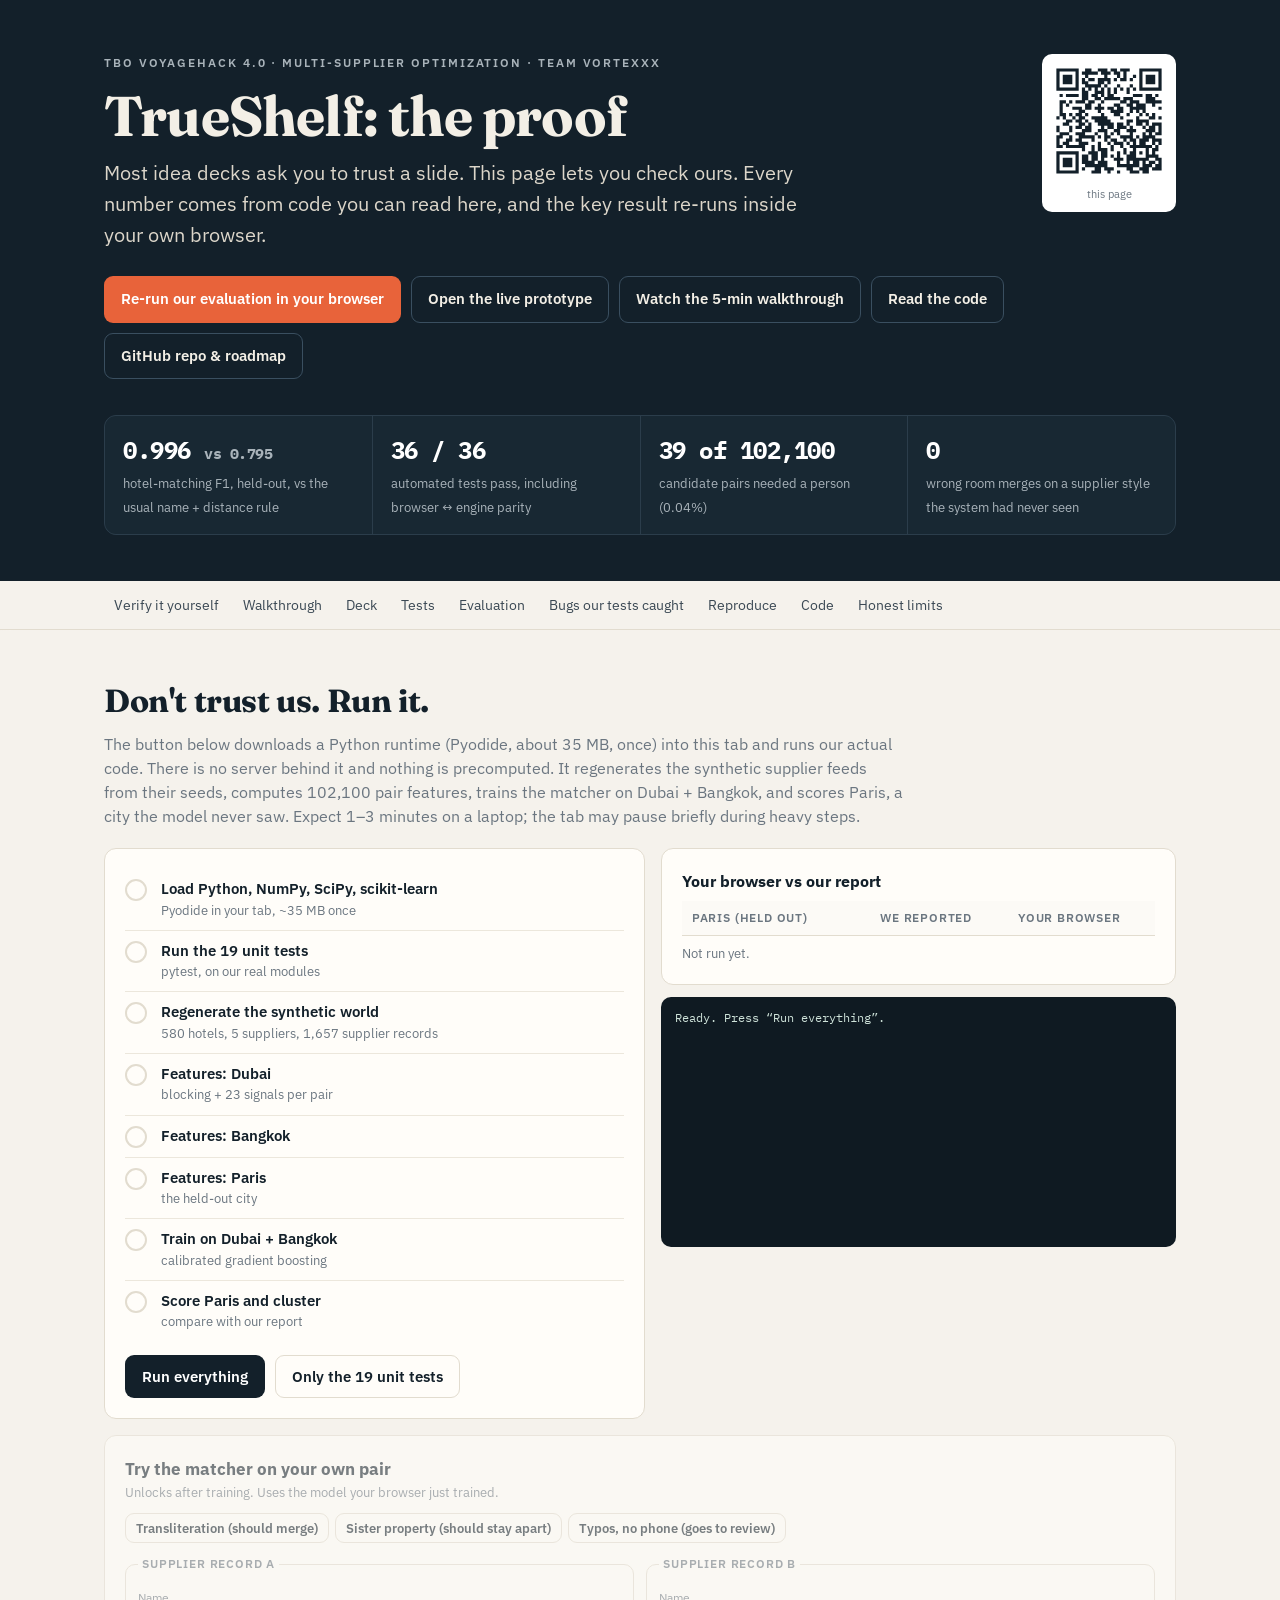
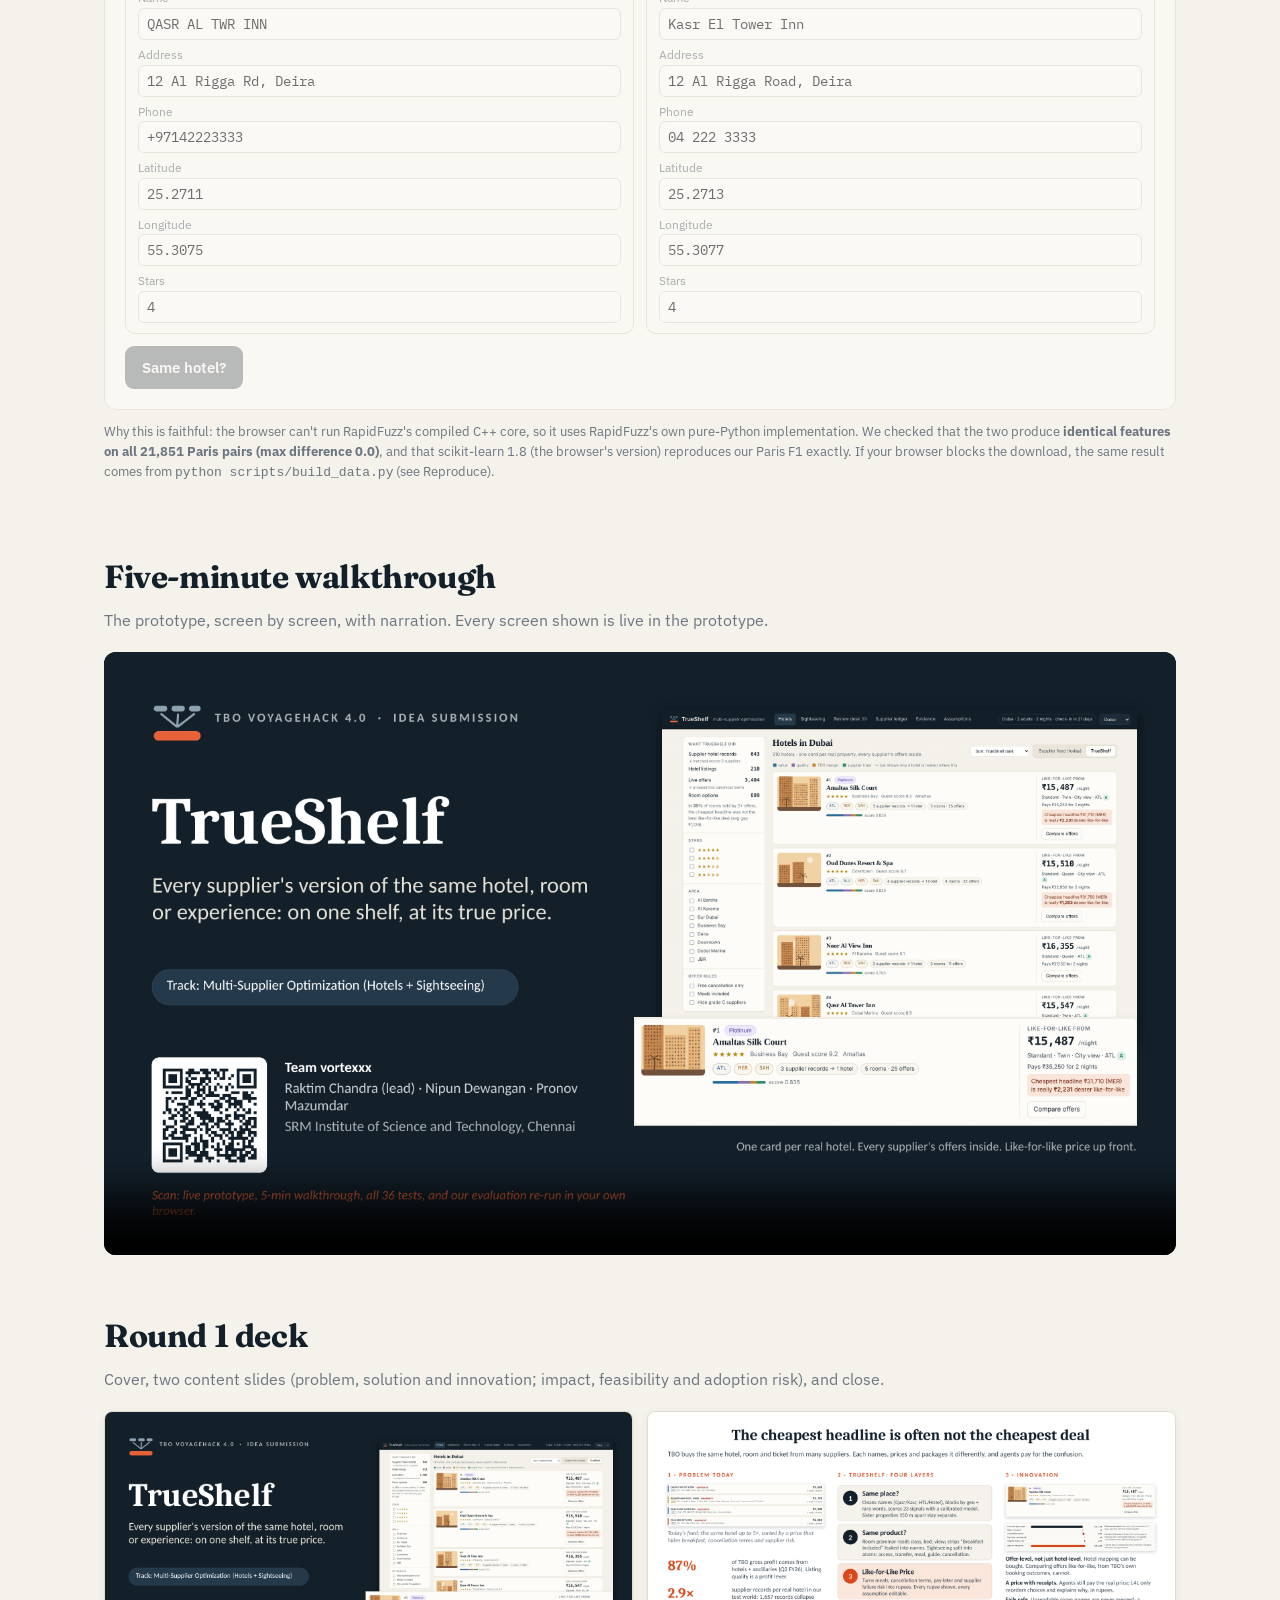
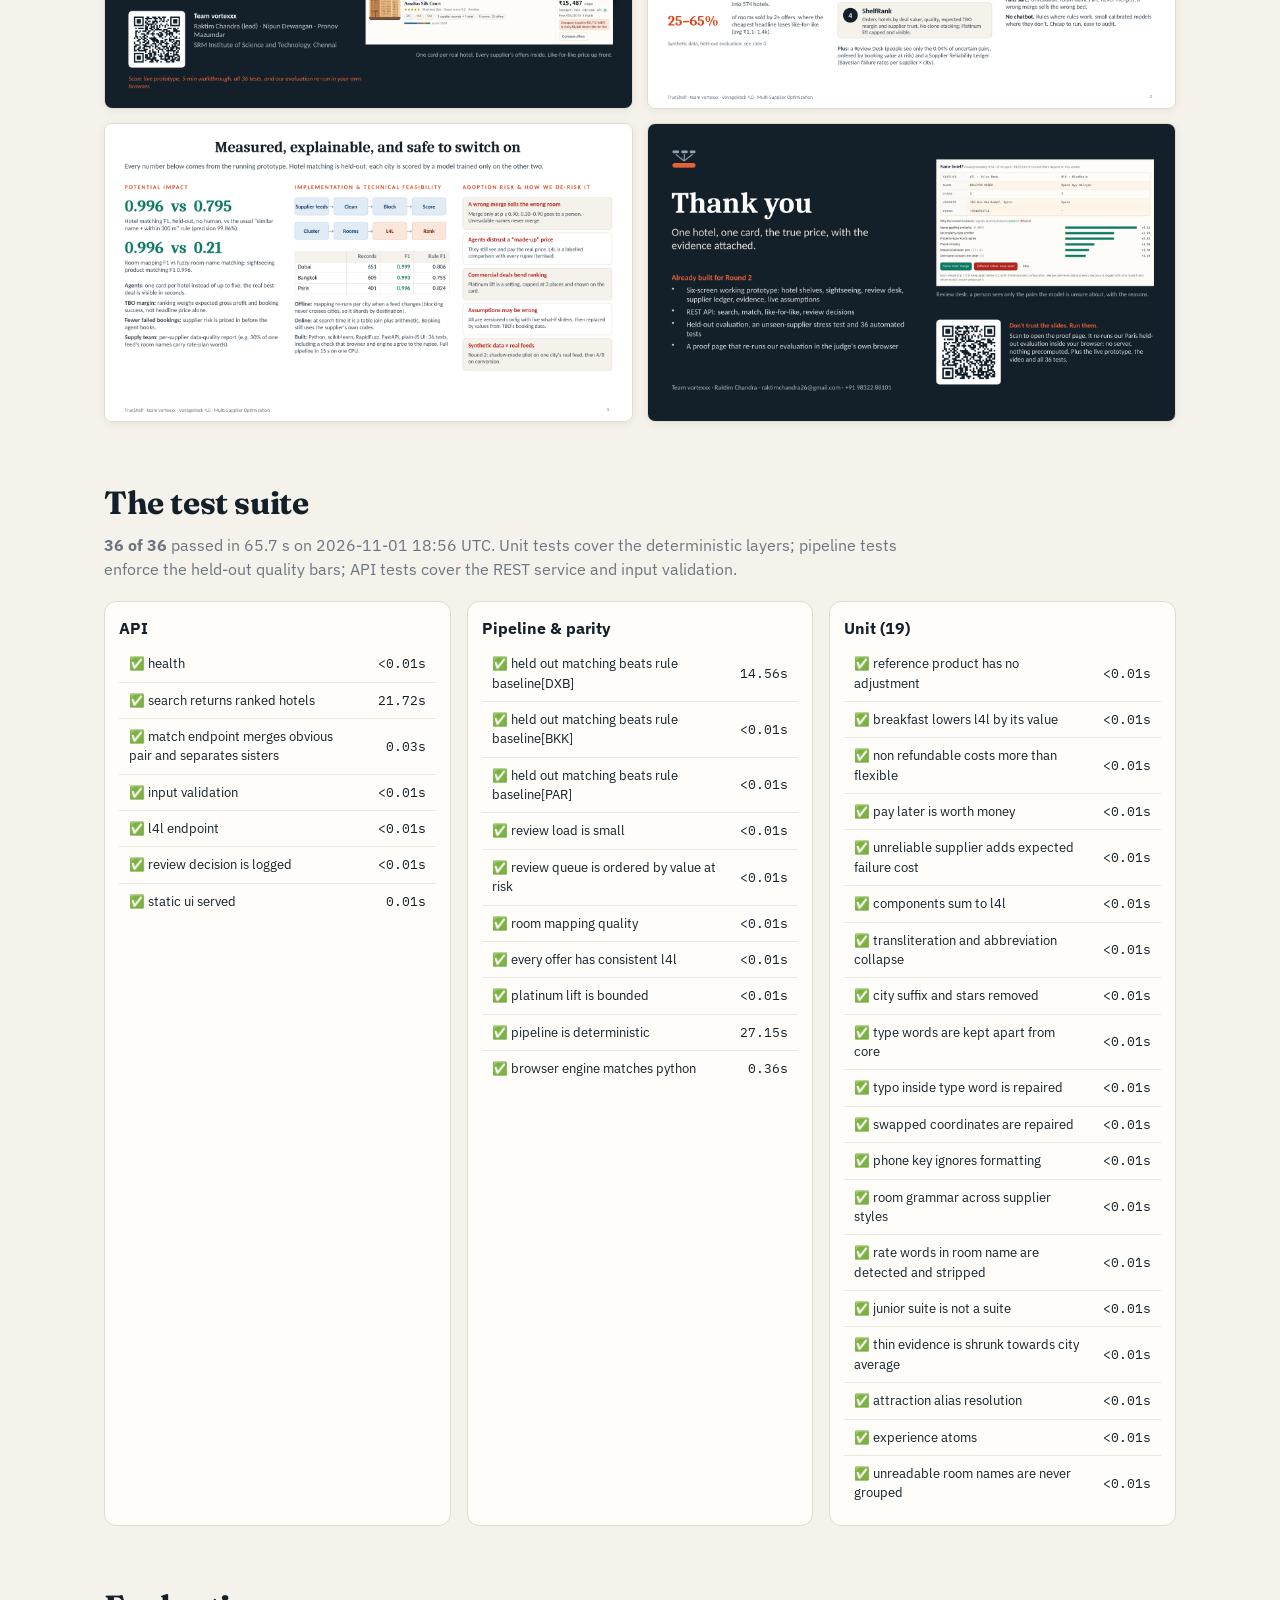
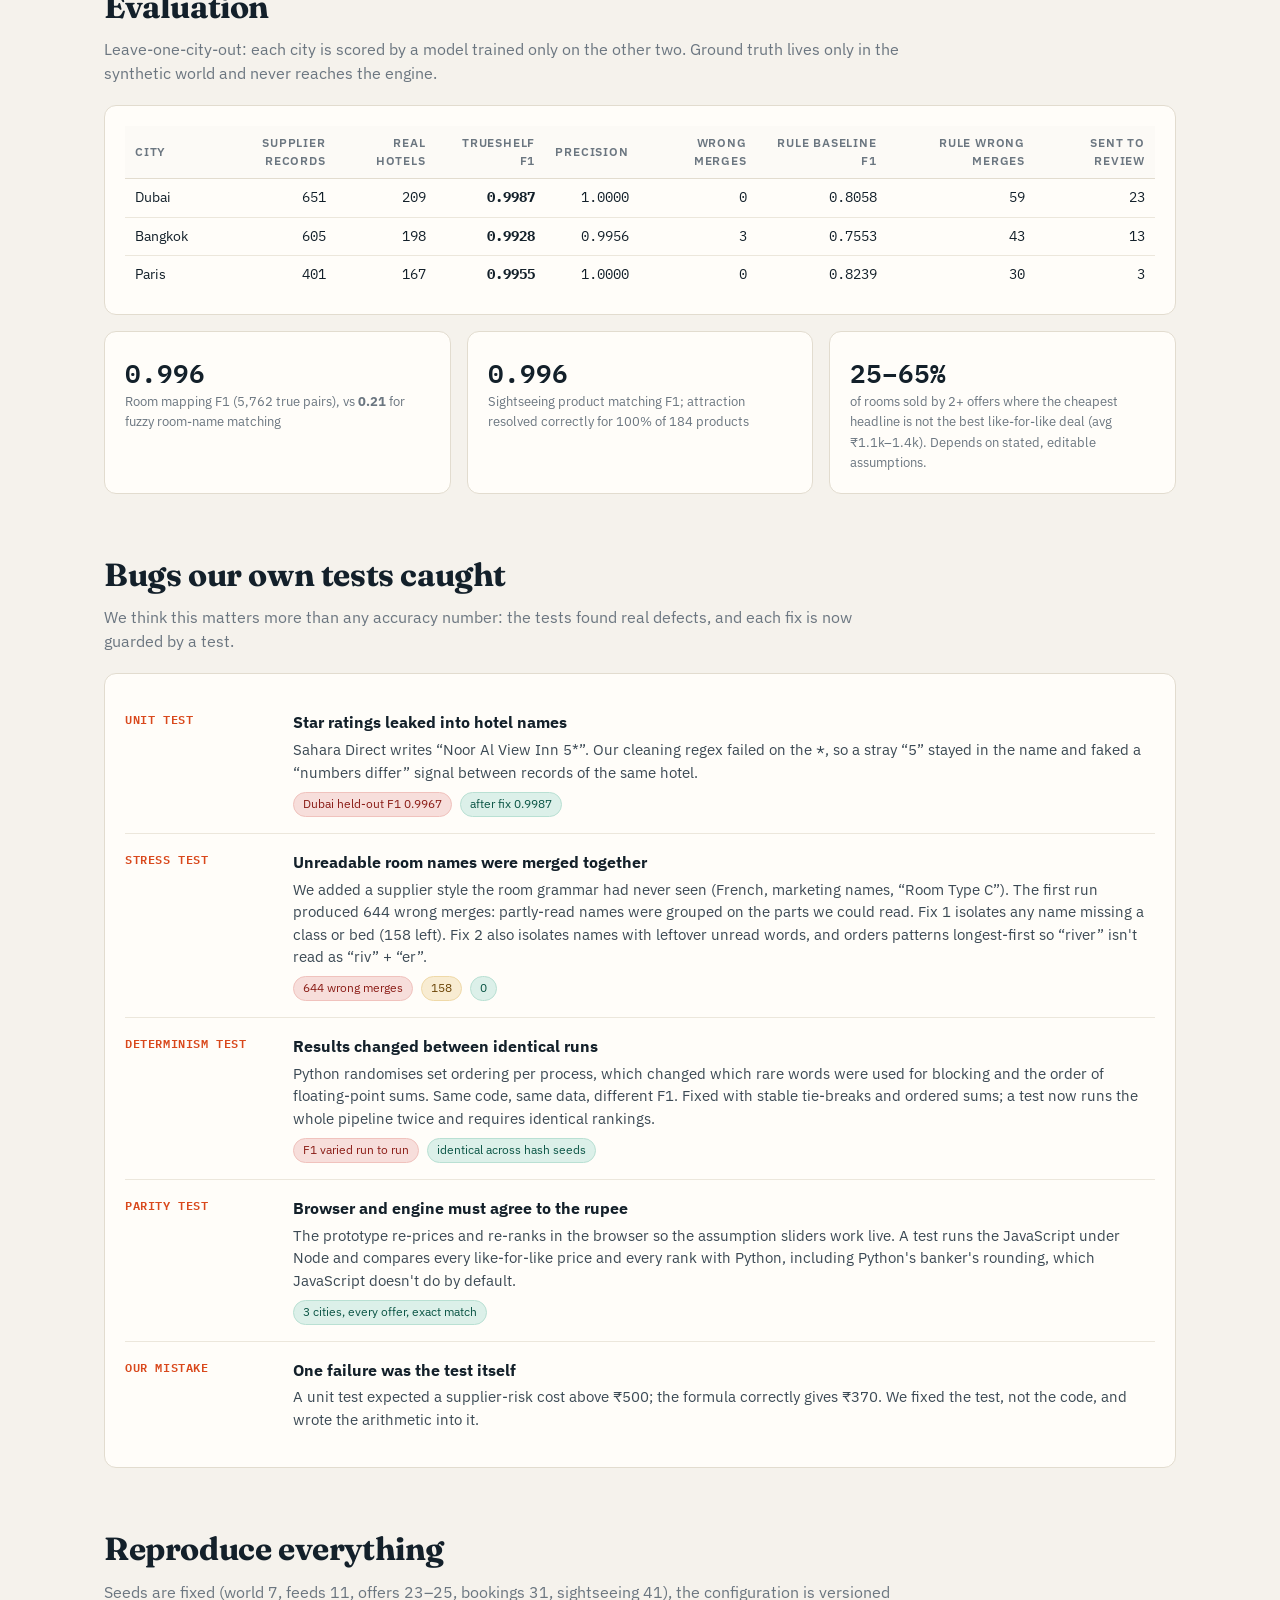
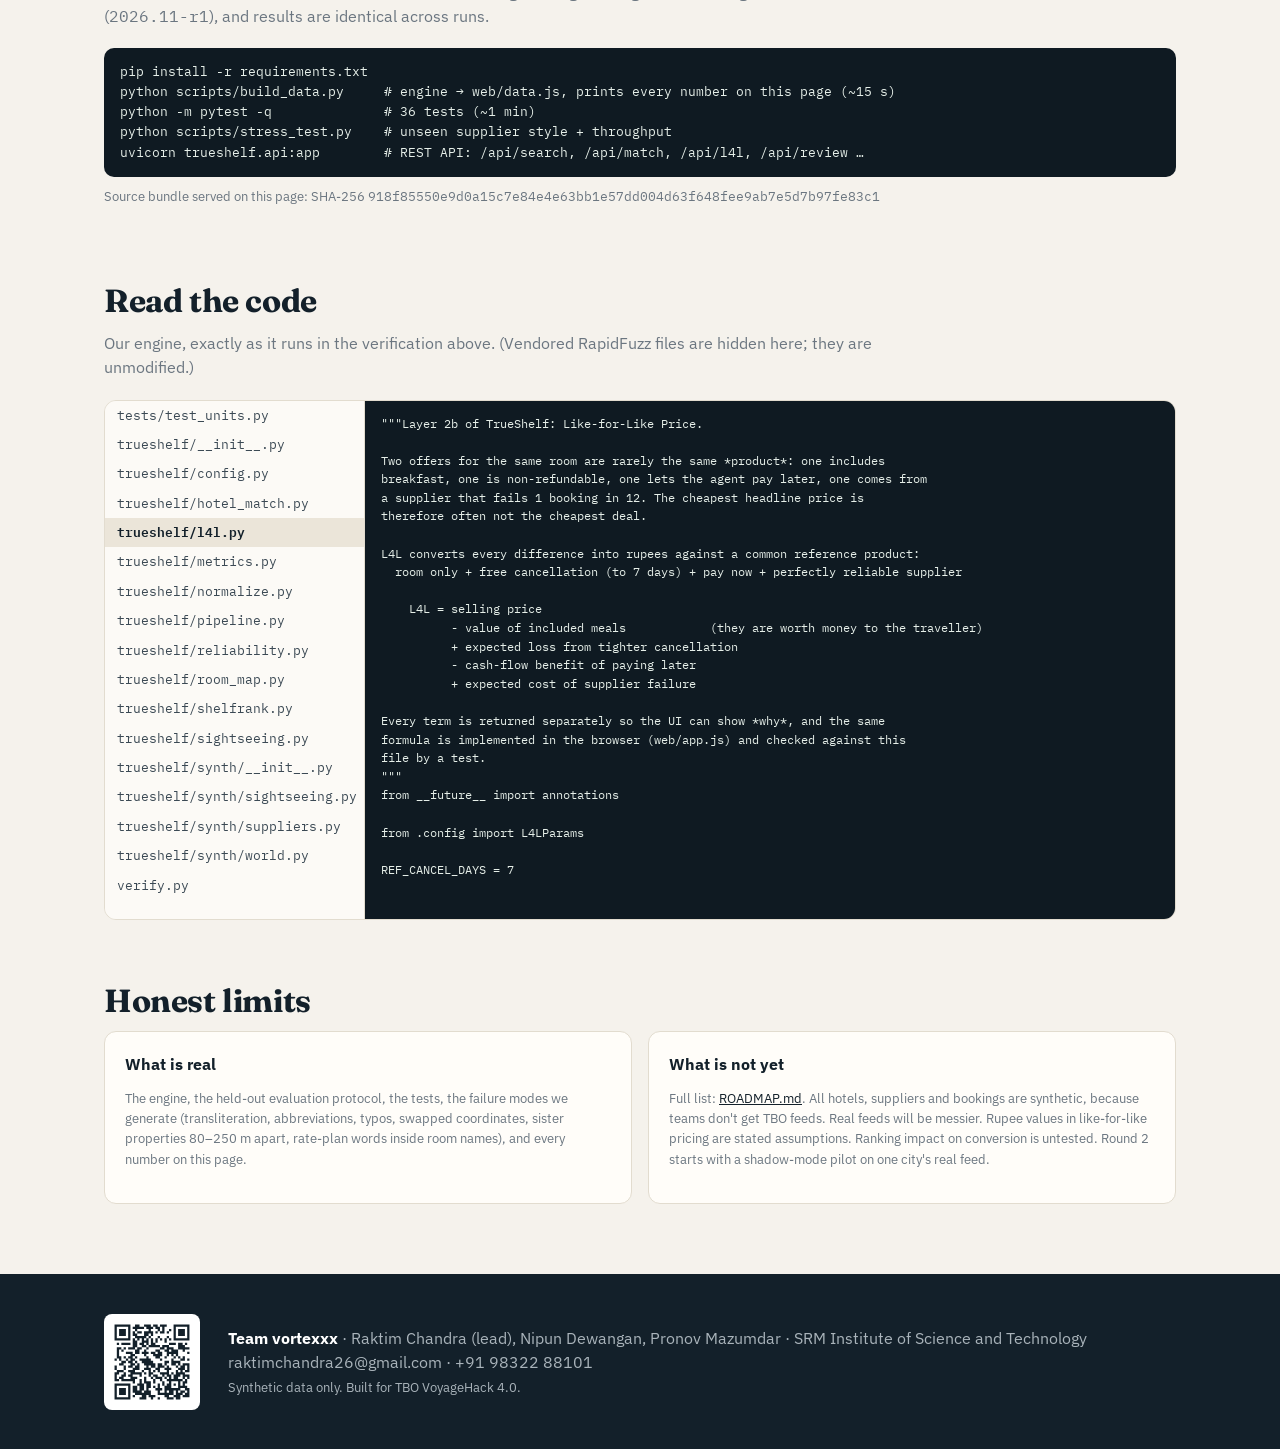
<file: index.html>
<!DOCTYPE html>
<html lang="en">
<head>
<meta charset="utf-8">
<meta name="viewport" content="width=device-width,initial-scale=1">
<title>TrueShelf: proof of work · team vortexxx · VoyageHack 4.0</title>
<link rel="preconnect" href="https://fonts.googleapis.com">
<link href="https://fonts.googleapis.com/css2?family=Fraunces:opsz,wght@9..144,500;9..144,600&family=IBM+Plex+Mono:wght@400;600&family=IBM+Plex+Sans:wght@400;500;600&display=swap" rel="stylesheet">
<style>
:root{--ink:#13202a;--ink2:#3b4954;--ink3:#6b7680;--paper:#f5f2ec;--card:#fffdf9;--line:#e2dccf;--line2:#ece7dc;--acc:#d9481c;--accs:#fbe6dc;--good:#0f7a63;--goods:#dcf0e9;--warn:#a86a10;--warns:#f8ecd2;--bad:#b3261e;--bads:#f7dedb;
--serif:"Fraunces",Georgia,serif;--sans:"IBM Plex Sans",system-ui,-apple-system,"Segoe UI",sans-serif;--mono:"IBM Plex Mono",ui-monospace,Menlo,monospace}
*{box-sizing:border-box}img,video,table{max-width:100%}.verify>*,.grid2>*,.grid3>*,.files>*,.match-form>*{min-width:0}html{scroll-behavior:smooth}
body{margin:0;background:var(--paper);color:var(--ink);font-family:var(--sans);font-size:15.5px;line-height:1.55;-webkit-font-smoothing:antialiased}
a{color:var(--ink)}
.wrap{max-width:1120px;margin:0 auto;padding:0 24px}
.mono{font-family:var(--mono);font-feature-settings:"tnum"}
header.hero{background:var(--ink);color:#f3efe6;padding:54px 0 46px}
.kicker{font-size:12px;letter-spacing:.16em;text-transform:uppercase;color:#a9b3ba;font-weight:600}
.hero h1{font-family:var(--serif);font-size:56px;line-height:1.05;margin:14px 0 12px;letter-spacing:-.8px}
.hero p.lede{font-size:20px;color:#dcd6ca;max-width:720px;margin:0 0 26px}
.cta{display:flex;gap:10px;flex-wrap:wrap}
.btn{display:inline-flex;align-items:center;gap:8px;border-radius:9px;padding:11px 16px;font-weight:600;font-size:14.5px;text-decoration:none;border:1px solid transparent;cursor:pointer;font-family:inherit}
.btn.pri{background:#e8633a;color:#fff}.btn.sec{background:transparent;color:#f3efe6;border-color:#3a4f60}
.btn.dark{background:var(--ink);color:#fff}.btn.ghost{background:transparent;border-color:var(--line);color:var(--ink)}
.btn:disabled{opacity:.5;cursor:not-allowed}
.stats{display:grid;grid-template-columns:repeat(4,1fr);gap:1px;background:#2b3d4b;border:1px solid #2b3d4b;border-radius:12px;overflow:hidden;margin-top:36px}
.stats div{background:#182833;padding:16px 18px}
.stats b{display:block;font-family:var(--mono);font-size:24px;color:#fff;letter-spacing:-.5px}
.stats span{font-size:12.5px;color:#a9b3ba}
.top-qr{float:right;background:#fff;border-radius:10px;padding:8px;margin-left:24px;text-align:center}
.top-qr img{display:block;width:118px;height:118px}.top-qr small{font-size:10.5px;color:var(--ink3)}
nav.toc{position:sticky;top:0;z-index:10;background:rgba(245,242,236,.94);backdrop-filter:blur(6px);border-bottom:1px solid var(--line)}
nav.toc .wrap{display:flex;gap:4px;overflow:auto;padding-top:8px;padding-bottom:8px}
nav.toc a{text-decoration:none;font-size:13.5px;color:var(--ink2);padding:6px 10px;border-radius:7px;white-space:nowrap}
nav.toc a:hover{background:#ebe5d9}
section{padding:46px 0 10px}
h2{font-family:var(--serif);font-size:32px;margin:0 0 6px;letter-spacing:-.4px}
.sub{color:var(--ink3);margin:0 0 20px;max-width:800px}
.card{background:var(--card);border:1px solid var(--line);border-radius:12px;padding:20px}
.grid2{display:grid;grid-template-columns:1fr 1fr;gap:16px}.grid3{display:grid;grid-template-columns:repeat(3,1fr);gap:16px}
table{width:100%;border-collapse:collapse;font-size:14px}
th{text-align:left;font-size:11.5px;text-transform:uppercase;letter-spacing:.07em;color:var(--ink3);font-weight:600;padding:8px 10px;border-bottom:1px solid var(--line);background:#fcfaf6}
td{padding:8px 10px;border-bottom:1px solid var(--line2)}tr:last-child td{border-bottom:0}
.r{text-align:right}
.pill{display:inline-block;font-size:12px;padding:2px 9px;border-radius:999px;border:1px solid var(--line);background:#faf7f1}
.pill.ok{background:var(--goods);border-color:#b9e0d3;color:#0a5444}.pill.bad{background:var(--bads);border-color:#f0c2bd;color:#8a1c16}.pill.warn{background:var(--warns);border-color:#efd9a8;color:#6b4507}
/* verify */
.verify{display:grid;grid-template-columns:1.05fr 1fr;gap:16px;align-items:start}
.steps{list-style:none;margin:0;padding:0}
.steps li{display:grid;grid-template-columns:26px 1fr auto;gap:10px;align-items:start;padding:9px 0;border-bottom:1px solid var(--line2)}
.steps li:last-child{border-bottom:0}
.dot{width:22px;height:22px;border-radius:50%;border:2px solid var(--line);display:flex;align-items:center;justify-content:center;font-size:12px;font-weight:700;color:#fff;margin-top:1px}
.dot.run{border-color:var(--acc);border-top-color:transparent;animation:spin 1s linear infinite}
.dot.ok{background:var(--good);border-color:var(--good)}.dot.err{background:var(--bad);border-color:var(--bad)}
@keyframes spin{to{transform:rotate(360deg)}}
.steps .t{font-weight:600;font-size:14.5px}.steps .d{font-size:13px;color:var(--ink3)}
.steps .s{font-family:var(--mono);font-size:12.5px;color:var(--ink3);white-space:nowrap}
.console{background:#0f1a22;color:#cfe3da;font-family:var(--mono);font-size:12px;line-height:1.5;border-radius:10px;padding:12px 14px;height:250px;overflow:auto;white-space:pre-wrap}
.cmp td b{font-family:var(--mono)}
.match-form{display:grid;grid-template-columns:1fr 1fr;gap:12px}
.match-form fieldset{border:1px solid var(--line);border-radius:10px;padding:10px 12px;margin:0}
.match-form legend{font-size:12px;font-weight:600;color:var(--ink3);text-transform:uppercase;letter-spacing:.07em;padding:0 4px}
.match-form label{display:block;font-size:12px;color:var(--ink3);margin-top:6px}
.match-form input{width:100%;font:14px var(--mono);padding:6px 8px;border:1px solid var(--line);border-radius:6px;background:#fff}
.pbar{height:12px;background:#ece7dc;border-radius:6px;overflow:hidden;margin:8px 0}.pbar i{display:block;height:100%;background:var(--good);transition:width .5s}
.why div{display:grid;grid-template-columns:1fr 60px;font-size:13px;padding:2px 0}
.note{font-size:13px;color:var(--ink3)}
.slides{display:grid;grid-template-columns:1fr 1fr;gap:14px}.slides img{width:100%;border-radius:8px;border:1px solid var(--line);display:block;box-shadow:0 2px 10px rgba(0,0,0,.06)}
video{width:100%;border-radius:12px;background:#000;display:block}
.bug{display:grid;grid-template-columns:150px 1fr;gap:18px;padding:16px 0;border-bottom:1px solid var(--line2)}.bug:last-child{border-bottom:0}
.bug .k{font-family:var(--mono);font-size:12px;color:var(--acc);font-weight:600;text-transform:uppercase;letter-spacing:.05em}
.bug h4{margin:0 0 4px;font-size:16px}.bug p{margin:0;color:var(--ink2);font-size:14.5px}
.ba{display:flex;gap:8px;margin-top:8px;flex-wrap:wrap}
pre{background:#0f1a22;color:#e6efe9;font-family:var(--mono);font-size:13px;padding:14px 16px;border-radius:10px;overflow:auto;margin:0}
.files{display:grid;grid-template-columns:260px 1fr;gap:0;border:1px solid var(--line);border-radius:12px;overflow:hidden;height:520px}
.files .list{overflow:auto;background:#fcfaf6;border-right:1px solid var(--line);font-family:var(--mono);font-size:12.5px}
.files .list button{display:block;width:100%;text-align:left;border:0;background:none;padding:5px 12px;cursor:pointer;font:inherit;color:var(--ink2)}
.files .list button.on{background:#ebe5d9;color:var(--ink);font-weight:600}
.files pre{border-radius:0;height:100%;font-size:12px}
footer{background:var(--ink);color:#a9b3ba;margin-top:60px;padding:40px 0}
footer .wrap{display:flex;gap:28px;align-items:center;flex-wrap:wrap}
footer b{color:#fff}
@media(max-width:860px){.wrap{padding:0 16px}.stats b{font-size:19px;overflow-wrap:anywhere}.stats div{padding:12px}.hero p.lede{font-size:17px}h2{font-size:26px}.card{padding:14px}table{font-size:12.5px}.card{overflow-x:auto}pre{font-size:11.5px;white-space:pre-wrap;word-break:break-word}.console{height:200px}.steps .s{white-space:normal;text-align:right}.cmp th,.cmp td{padding:6px}.files pre{height:360px}nav.toc .wrap{padding-left:8px}.stats{grid-template-columns:1fr 1fr}.verify,.grid2,.grid3,.slides,.match-form,.files{grid-template-columns:1fr}.hero h1{font-size:40px}.top-qr{display:none}.bug{grid-template-columns:1fr}.files{height:auto}.files .list{max-height:180px}}
</style>
</head>
<body>
<header class="hero"><div class="wrap">
  <div class="top-qr"><img src="qr.svg" alt="QR code linking to this page"><small>this page</small></div>
  <div class="kicker">TBO VoyageHack 4.0 · Multi-Supplier Optimization · team vortexxx</div>
  <h1>TrueShelf: the proof</h1>
  <p class="lede">Most idea decks ask you to trust a slide. This page lets you check ours. Every number comes from code you can read here, and the key result re-runs inside your own browser.</p>
  <div class="cta">
    <a class="btn pri" href="#verify">Re-run our evaluation in your browser</a>
    <a class="btn sec" href="app.html">Open the live prototype</a>
    <a class="btn sec" href="#video">Watch the 5-min walkthrough</a>
    <a class="btn sec" href="#code">Read the code</a>
    <a class="btn sec" href="https://github.com/RaktimChandra/trueshelf">GitHub repo &amp; roadmap</a>
  </div>
  <div class="stats">
    <div><b>0.996 <span style="font-size:15px;color:#a9b3ba">vs 0.795</span></b><span>hotel-matching F1, held-out, vs the usual name + distance rule</span></div>
    <div><b>36 / 36</b><span>automated tests pass, including browser ↔ engine parity</span></div>
    <div><b>39 of 102,100</b><span>candidate pairs needed a person (0.04%)</span></div>
    <div><b>0</b><span>wrong room merges on a supplier style the system had never seen</span></div>
  </div>
</div></header>
<nav class="toc"><div class="wrap">
  <a href="#verify">Verify it yourself</a><a href="#video">Walkthrough</a><a href="#deck">Deck</a><a href="#tests">Tests</a><a href="#eval">Evaluation</a><a href="#bugs">Bugs our tests caught</a><a href="#repro">Reproduce</a><a href="#code">Code</a><a href="#limits">Honest limits</a>
</div></nav>

<main class="wrap">
<section id="verify">
  <h2>Don't trust us. Run it.</h2>
  <p class="sub">The button below downloads a Python runtime (Pyodide, about 35 MB, once) into this tab and runs our actual code. There is no server behind it and nothing is precomputed. It regenerates the synthetic supplier feeds from their seeds, computes 102,100 pair features, trains the matcher on Dubai + Bangkok, and scores Paris, a city the model never saw. Expect 1–3 minutes on a laptop; the tab may pause briefly during heavy steps.</p>
  <div class="verify">
    <div class="card">
      <ol class="steps" id="steps"></ol>
      <div style="display:flex;gap:10px;margin-top:14px;flex-wrap:wrap"><button class="btn dark" id="runAll">Run everything</button><button class="btn ghost" id="runTests">Only the 19 unit tests</button></div>
    </div>
    <div>
      <div class="card" id="resultCard" style="margin-bottom:12px">
        <b>Your browser vs our report</b>
        <table class="cmp" style="margin-top:8px"><thead><tr><th>Paris (held out)</th><th class="r">We reported</th><th class="r">Your browser</th><th></th></tr></thead><tbody id="cmpBody"></tbody></table>
        <div class="note" id="envLine" style="margin-top:8px">Not run yet.</div>
      </div>
      <div class="console" id="console">Ready. Press “Run everything”.</div>
    </div>
  </div>
  <div class="card" id="matcher" style="margin-top:16px;opacity:.55">
    <div style="display:flex;justify-content:space-between;align-items:center;flex-wrap:wrap;gap:10px"><div><b style="font-size:17px">Try the matcher on your own pair</b><div class="note">Unlocks after training. Uses the model your browser just trained.</div></div>
      <div style="display:flex;gap:6px;flex-wrap:wrap" id="presets"></div></div>
    <div class="match-form" style="margin-top:12px"><fieldset id="fa"><legend>Supplier record A</legend></fieldset><fieldset id="fb"><legend>Supplier record B</legend></fieldset></div>
    <div style="display:flex;gap:16px;align-items:center;margin-top:12px;flex-wrap:wrap"><button class="btn dark" id="matchBtn" disabled>Same hotel?</button><div id="matchOut" style="flex:1;min-width:260px"></div></div>
  </div>
  <p class="note" style="margin-top:12px">Why this is faithful: the browser can't run RapidFuzz's compiled C++ core, so it uses RapidFuzz's own pure-Python implementation. We checked that the two produce <b>identical features on all 21,851 Paris pairs (max difference 0.0)</b>, and that scikit-learn 1.8 (the browser's version) reproduces our Paris F1 exactly. If your browser blocks the download, the same result comes from <code>python scripts/build_data.py</code> (see Reproduce).</p>
</section>

<section id="video">
  <h2>Five-minute walkthrough</h2>
  <p class="sub">The prototype, screen by screen, with narration. Every screen shown is live in the prototype.</p>
  <video controls preload="metadata" src="video.mp4" poster="slide-1.png"></video>
</section>

<section id="deck">
  <h2>Round 1 deck</h2>
  <p class="sub">Cover, two content slides (problem, solution and innovation; impact, feasibility and adoption risk), and close.</p>
  <div class="slides"><img src="slide-1.png" alt="Slide 1"><img src="slide-2.png" alt="Slide 2"><img src="slide-3.png" alt="Slide 3"><img src="slide-4.png" alt="Slide 4"></div>
</section>

<section id="tests">
  <h2>The test suite</h2>
  <p class="sub" id="testSub"></p>
  <div class="grid3" id="testGroups"></div>
</section>

<section id="eval">
  <h2>Evaluation</h2>
  <p class="sub">Leave-one-city-out: each city is scored by a model trained only on the other two. Ground truth lives only in the synthetic world and never reaches the engine.</p>
  <div class="card" style="overflow:auto"><table><thead><tr><th>City</th><th class="r">Supplier records</th><th class="r">Real hotels</th><th class="r">TrueShelf F1</th><th class="r">Precision</th><th class="r">Wrong merges</th><th class="r">Rule baseline F1</th><th class="r">Rule wrong merges</th><th class="r">Sent to review</th></tr></thead><tbody id="evalBody"></tbody></table></div>
  <div class="grid3" style="margin-top:16px">
    <div class="card"><div class="mono" style="font-size:26px;font-weight:600">0.996</div><div class="note">Room mapping F1 (5,762 true pairs), vs <b>0.21</b> for fuzzy room-name matching</div></div>
    <div class="card"><div class="mono" style="font-size:26px;font-weight:600">0.996</div><div class="note">Sightseeing product matching F1; attraction resolved correctly for 100% of 184 products</div></div>
    <div class="card"><div class="mono" style="font-size:26px;font-weight:600">25–65%</div><div class="note">of rooms sold by 2+ offers where the cheapest headline is not the best like-for-like deal (avg ₹1.1k–1.4k). Depends on stated, editable assumptions.</div></div>
  </div>
</section>

<section id="bugs">
  <h2>Bugs our own tests caught</h2>
  <p class="sub">We think this matters more than any accuracy number: the tests found real defects, and each fix is now guarded by a test.</p>
  <div class="card">
    <div class="bug"><div class="k">Unit test</div><div><h4>Star ratings leaked into hotel names</h4><p>Sahara Direct writes “Noor Al View Inn 5*”. Our cleaning regex failed on the <span class="mono">*</span>, so a stray “5” stayed in the name and faked a “numbers differ” signal between records of the same hotel.</p><div class="ba"><span class="pill bad">Dubai held-out F1 0.9967</span><span class="pill ok">after fix 0.9987</span></div></div></div>
    <div class="bug"><div class="k">Stress test</div><div><h4>Unreadable room names were merged together</h4><p>We added a supplier style the room grammar had never seen (French, marketing names, “Room Type C”). The first run produced 644 wrong merges: partly-read names were grouped on the parts we could read. Fix 1 isolates any name missing a class or bed (158 left). Fix 2 also isolates names with leftover unread words, and orders patterns longest-first so “river” isn't read as “riv” + “er”.</p><div class="ba"><span class="pill bad">644 wrong merges</span><span class="pill warn">158</span><span class="pill ok">0</span></div></div></div>
    <div class="bug"><div class="k">Determinism test</div><div><h4>Results changed between identical runs</h4><p>Python randomises set ordering per process, which changed which rare words were used for blocking and the order of floating-point sums. Same code, same data, different F1. Fixed with stable tie-breaks and ordered sums; a test now runs the whole pipeline twice and requires identical rankings.</p><div class="ba"><span class="pill bad">F1 varied run to run</span><span class="pill ok">identical across hash seeds</span></div></div></div>
    <div class="bug"><div class="k">Parity test</div><div><h4>Browser and engine must agree to the rupee</h4><p>The prototype re-prices and re-ranks in the browser so the assumption sliders work live. A test runs the JavaScript under Node and compares every like-for-like price and every rank with Python, including Python's banker's rounding, which JavaScript doesn't do by default.</p><div class="ba"><span class="pill ok">3 cities, every offer, exact match</span></div></div></div>
    <div class="bug"><div class="k">Our mistake</div><div><h4>One failure was the test itself</h4><p>A unit test expected a supplier-risk cost above ₹500; the formula correctly gives ₹370. We fixed the test, not the code, and wrote the arithmetic into it.</p></div></div>
  </div>
</section>

<section id="repro">
  <h2>Reproduce everything</h2>
  <p class="sub">Seeds are fixed (world 7, feeds 11, offers 23–25, bookings 31, sightseeing 41), the configuration is versioned (<span class="mono">2026.11-r1</span>), and results are identical across runs.</p>
  <pre>pip install -r requirements.txt
python scripts/build_data.py     # engine → web/data.js, prints every number on this page (~15 s)
python -m pytest -q              # 36 tests (~1 min)
python scripts/stress_test.py    # unseen supplier style + throughput
uvicorn trueshelf.api:app        # REST API: /api/search, /api/match, /api/l4l, /api/review …</pre>
  <p class="note" style="margin-top:10px">Source bundle served on this page: SHA-256 <span class="mono" id="sha" style="overflow-wrap:anywhere;word-break:break-all">computing…</span></p>
</section>

<section id="code">
  <h2>Read the code</h2>
  <p class="sub">Our engine, exactly as it runs in the verification above. (Vendored RapidFuzz files are hidden here; they are unmodified.)</p>
  <div class="files"><div class="list" id="fileList"></div><pre id="fileView">Loading…</pre></div>
</section>

<section id="limits">
  <h2>Honest limits</h2>
  <div class="grid2">
    <div class="card"><b>What is real</b><p class="note">The engine, the held-out evaluation protocol, the tests, the failure modes we generate (transliteration, abbreviations, typos, swapped coordinates, sister properties 80–250 m apart, rate-plan words inside room names), and every number on this page.</p></div>
    <div class="card"><b>What is not yet</b><p class="note">Full list: <a href="https://github.com/RaktimChandra/trueshelf/blob/main/ROADMAP.md">ROADMAP.md</a>. All hotels, suppliers and bookings are synthetic, because teams don't get TBO feeds. Real feeds will be messier. Rupee values in like-for-like pricing are stated assumptions. Ranking impact on conversion is untested. Round 2 starts with a shadow-mode pilot on one city's real feed.</p></div>
  </div>
</section>
</main>

<footer><div class="wrap">
  <img src="qr.svg" alt="QR" style="width:96px;height:96px;background:#fff;border-radius:8px;padding:6px">
  <div><b>Team vortexxx</b> · Raktim Chandra (lead), Nipun Dewangan, Pronov Mazumdar · SRM Institute of Science and Technology<br>raktimchandra26@gmail.com · +91 98322 88101<br><span style="font-size:12.5px">Synthetic data only. Built for TBO VoyageHack 4.0.</span></div>
</div></footer>

<script>
(function(){
"use strict";
const $=(s)=>document.querySelector(s);
const esc=(s)=>String(s).replace(/[&<>"']/g,c=>({"&":"&amp;","<":"&lt;",">":"&gt;",'"':"&quot;","'":"&#39;"}[c]));
const CLAIM={f1:0.9955,precision:1.0,false_merges:0,baseline_f1:0.8239,review_pairs:3,listings:169};
const STEPS=[["load","Load Python, NumPy, SciPy, scikit-learn","Pyodide in your tab, ~35 MB once"],["tests","Run the 19 unit tests","pytest, on our real modules"],["world","Regenerate the synthetic world","580 hotels, 5 suppliers, 1,657 supplier records"],["DXB","Features: Dubai","blocking + 23 signals per pair"],["BKK","Features: Bangkok",""],["PAR","Features: Paris","the held-out city"],["train","Train on Dubai + Bangkok","calibrated gradient boosting"],["eval","Score Paris and cluster","compare with our report"]];
const sb=$("#steps");
STEPS.forEach(([k,t,d])=>{sb.insertAdjacentHTML("beforeend",`<li id="st-${k}"><span class="dot"></span><div><div class="t">${t}</div><div class="d">${d}</div></div><span class="s"></span></li>`)});
const set=(k,state,txt)=>{const li=$("#st-"+k);li.querySelector(".dot").className="dot "+state;li.querySelector(".dot").textContent=state==="ok"?"✓":state==="err"?"!":"";if(txt!==undefined)li.querySelector(".s").textContent=txt;};
const con=$("#console");const log=(m)=>{con.textContent+="\n"+m;con.scrollTop=con.scrollHeight;};
const tick=()=>new Promise(r=>setTimeout(r,60));
let py=null,trained=false,busy=false;
const PYV="314.0.7";
function loadScript(src){return new Promise((res,rej)=>{const s=document.createElement("script");s.src=src;s.onload=res;s.onerror=()=>rej(new Error("could not load "+src));document.head.appendChild(s);});}
async function boot(){
  if(py) return py;
  set("load","run","");const t=performance.now();
  log("Loading Pyodide "+PYV+" from cdn.jsdelivr.net …");
  await loadScript(`https://cdn.jsdelivr.net/pyodide/v${PYV}/full/pyodide.js`);
  py=await loadPyodide({indexURL:`https://cdn.jsdelivr.net/pyodide/v${PYV}/full/`,stdout:(s)=>log(s),stderr:(s)=>log(s)});
  log("Installing numpy, scipy, scikit-learn, pytest …");
  await py.loadPackage(["numpy","scipy","scikit-learn","pytest"],{messageCallback:(m)=>log(m)});
  log("Fetching our source bundle …");
  const bundle=await (await fetch("bundle.json")).json();
  const FS=py.FS;const root="/home/pyodide/ts";
  for(const [p,src] of Object.entries(bundle)){const full=root+"/"+p;const dir=full.slice(0,full.lastIndexOf("/"));py.runPython(`import os; os.makedirs(${JSON.stringify(dir)}, exist_ok=True)`);FS.writeFile(full,src);}
  py.runPython(`import sys; sys.path.insert(0, "${root}"); import verify`);
  const env=JSON.parse(py.runPython("verify.env()"));
  $("#envLine").textContent=`Python ${env.python} · NumPy ${env.numpy} · SciPy ${env.scipy} · scikit-learn ${env.sklearn} · RapidFuzz ${env.rapidfuzz}`;
  log("Environment: "+JSON.stringify(env));
  set("load","ok",((performance.now()-t)/1000).toFixed(0)+" s");
  return py;
}
async function call(fn){await tick();return JSON.parse(py.runPython(fn));}
async function runTests(){
  set("tests","run","");const r=await call("verify.unit_tests()");log(r.log.trim());
  const m=r.log.match(/(\d+) passed/);set("tests",r.exit===0?"ok":"err",(m?m[1]+" passed · ":"")+r.seconds+" s");
}
function showCmp(r){
  const rows=[["F1",CLAIM.f1.toFixed(4),r.f1.toFixed(4),Math.abs(r.f1-CLAIM.f1)<0.0005],["Precision",CLAIM.precision.toFixed(4),r.precision.toFixed(4),Math.abs(r.precision-CLAIM.precision)<0.0005],["Wrong merges",CLAIM.false_merges,r.false_merges,r.false_merges===CLAIM.false_merges],["Rule baseline F1",CLAIM.baseline_f1.toFixed(4),r.baseline_f1.toFixed(4),Math.abs(r.baseline_f1-CLAIM.baseline_f1)<0.0005],["Pairs sent to review",CLAIM.review_pairs,r.review_pairs,r.review_pairs===CLAIM.review_pairs],["Listings (167 real hotels)",CLAIM.listings,r.listings,r.listings===CLAIM.listings]];
  $("#cmpBody").innerHTML=rows.map(([k,a,b,ok])=>`<tr><td>${k}</td><td class="r"><b>${a}</b></td><td class="r"><b>${b}</b></td><td>${ok?'<span class="pill ok">match</span>':'<span class="pill warn">differs</span>'}</td></tr>`).join("");
}
async function runAll(){
  if(busy) return;busy=true;$("#runAll").disabled=true;$("#runTests").disabled=true;con.textContent="Starting.";
  try{
    await boot();await runTests();
    set("world","run","");let r=await call("verify.world()");set("world","ok",r.seconds+" s");log(`World: ${r.hotels} hotels, ${r.records} supplier records`);
    for(const c of ["DXB","BKK","PAR"]){set(c,"run","");r=await call(`verify.features("${c}")`);set(c,"ok",`${r.pairs.toLocaleString("en-IN")} pairs · ${r.seconds} s`);log(`${c}: ${r.records} records → ${r.pairs} candidate pairs (${r.true_pairs} true matches)`);}
    set("train","run","");r=await call('verify.train("PAR")');set("train","ok",r.seconds+" s");log(`Trained on ${r.trained_on.join(" + ")}: ${r.rows} labelled pairs`);
    set("eval","run","");r=await call("verify.evaluate()");set("eval","ok",r.seconds+" s");
    log(`Paris: F1 ${r.f1.toFixed(4)}, precision ${r.precision.toFixed(4)}, ${r.false_merges} wrong merges, ${r.missed_merges} missed; rule baseline F1 ${r.baseline_f1.toFixed(4)} (${r.baseline_false} wrong, ${r.baseline_missed} missed)`);
    showCmp(r);trained=true;$("#matcher").style.opacity=1;$("#matchBtn").disabled=false;log("Done. The matcher below now uses the model your browser trained.");
  }catch(e){log("ERROR: "+(e&&e.message?e.message:e));const cur=document.querySelector(".dot.run");if(cur)cur.className="dot err";log("If your network or browser blocks the Python download, the same numbers come from: python scripts/build_data.py");}
  busy=false;$("#runAll").disabled=false;$("#runTests").disabled=false;
}
async function onlyTests(){
  if(busy) return;busy=true;$("#runAll").disabled=true;$("#runTests").disabled=true;con.textContent="Starting.";
  try{await boot();await runTests();}catch(e){log("ERROR: "+(e&&e.message?e.message:e));}
  busy=false;$("#runAll").disabled=false;$("#runTests").disabled=false;
}
$("#runAll").onclick=runAll;$("#runTests").onclick=onlyTests;

// ---------- matcher form
const FIELDS=[["name","Name"],["address","Address"],["phone","Phone"],["lat","Latitude"],["lon","Longitude"],["stars","Stars"]];
const PRESETS={
  "Transliteration (should merge)":[{supplier:"ATL",name:"QASR AL TWR INN",address:"12 Al Rigga Rd, Deira",phone:"+97142223333",lat:25.2711,lon:55.3075,stars:4},{supplier:"BLU",name:"Kasr El Tower Inn",address:"12 Al Rigga Road, Deira",phone:"04 222 3333",lat:25.2713,lon:55.3077,stars:4}],
  "Sister property (should stay apart)":[{supplier:"ATL",name:"SAFFRON CREEK HTL",address:"40 Baniyas Rd, Deira",phone:"+97143331111",lat:25.2690,lon:55.3080,stars:4},{supplier:"MER",name:"Saffron Creek Suites - Dubai",address:"46 Baniyas Road, Deira",phone:"04 333 7777",lat:25.2705,lon:55.3094,stars:4}],
  "Typos, no phone (goes to review)":[{supplier:"MER",name:"Orchid Court Boutique Hotel - Bangkok",address:"88 Silom Road, Silom",phone:"02 555 0101",lat:13.7286,lon:100.5340,stars:3},{supplier:"ORL",name:"Orchid Ourt Boutique Hotel",address:"Silom Rd, Silom",phone:"",lat:13.7291,lon:100.5346,stars:3}]
};
function fill(fs,rec){fs.innerHTML=fs.querySelector("legend").outerHTML+FIELDS.map(([k,l])=>`<label>${l}<input data-k="${k}" value="${esc(rec[k]??"")}"></label>`).join("");fs.dataset.sup=rec.supplier||"ATL";}
const presetBox=$("#presets");
Object.keys(PRESETS).forEach((n,i)=>{const b=document.createElement("button");b.className="btn ghost";b.style.padding="6px 10px";b.style.fontSize="12.5px";b.textContent=n;b.onclick=()=>{fill($("#fa"),PRESETS[n][0]);fill($("#fb"),PRESETS[n][1]);$("#matchOut").innerHTML="";};presetBox.appendChild(b);if(i===0)b.click();});
const readRec=(fs,city)=>{const o={supplier:fs.dataset.sup,city};fs.querySelectorAll("input").forEach(i=>o[i.dataset.k]=i.value.trim()===""?null:i.value.trim());return o;};
$("#matchBtn").onclick=async()=>{
  if(!trained) return;
  const a=readRec($("#fa"),"X"),b=readRec($("#fb"),"X");
  const lat=parseFloat(a.lat);const city=lat>40?"PAR":lat<20?"BKK":"DXB";a.city=b.city=city;
  try{
    const r=JSON.parse(py.runPython(`verify.match(${JSON.stringify(JSON.stringify(a))}, ${JSON.stringify(JSON.stringify(b))})`));
    const col=r.decision==="merge"?"var(--good)":r.decision==="review"?"var(--warn)":"var(--bad)";
    $("#matchOut").innerHTML=`<div style="display:flex;justify-content:space-between"><b style="color:${col};text-transform:uppercase;letter-spacing:.05em">${r.decision}</b><span class="mono">p = ${r.p.toFixed(3)}</span></div><div class="pbar"><i style="width:${(100*r.p).toFixed(1)}%;background:${col}"></i></div><div class="why">${r.why.map(w=>`<div><span>${esc(w.label)}</span><span class="mono r" style="color:${w.push>=0?"var(--good)":"var(--bad)"}">${w.push>0?"+":""}${w.push}</span></div>`).join("")}</div>`;
  }catch(e){$("#matchOut").textContent="Error: "+e.message;}
};

// ---------- tests + evaluation + code (static, from our own files)
fetch("tests.json").then(r=>r.json()).then(T=>{
  $("#testSub").innerHTML=`<b>${T.passed} of ${T.total}</b> passed in ${T.time} s on ${T.timestamp.replace("T"," ").slice(0,16)} UTC. Unit tests cover the deterministic layers; pipeline tests enforce the held-out quality bars; API tests cover the REST service and input validation.`;
  const groups={};T.tests.forEach(t=>(groups[t.file]=groups[t.file]||[]).push(t));
  const title={test_units:"Unit (19)",test_pipeline:"Pipeline & parity",test_api:"API"};
  $("#testGroups").innerHTML=Object.entries(groups).map(([f,ts])=>`<div class="card" style="padding:14px"><b>${title[f]||f}</b><table style="margin-top:6px;font-size:12.5px">${ts.map(t=>`<tr><td>${t.ok?"✅":"❌"} ${esc(t.name.replace(/^test_/,"").replace(/_/g," "))}</td><td class="r mono">${t.time<0.01?"<0.01":t.time.toFixed(2)}s</td></tr>`).join("")}</table></div>`).join("");
});
fetch("evidence.json").then(r=>r.json()).then(E=>{
  const N={DXB:"Dubai",BKK:"Bangkok",PAR:"Paris"};
  $("#evalBody").innerHTML=["DXB","BKK","PAR"].map(c=>{const e=E[c];return `<tr><td>${N[c]}</td><td class="r mono">${e.listings.raw_records}</td><td class="r mono">${e.listings.true_hotels}</td><td class="r mono"><b>${e.auto.f1.toFixed(4)}</b></td><td class="r mono">${e.auto.precision.toFixed(4)}</td><td class="r mono">${e.auto.false_merges}</td><td class="r mono">${e.baseline.f1.toFixed(4)}</td><td class="r mono">${e.baseline.false_merges}</td><td class="r mono">${e.review_pairs}</td></tr>`;}).join("");
});
fetch("bundle.json").then(r=>r.arrayBuffer()).then(async buf=>{
  try{const h=await crypto.subtle.digest("SHA-256",buf);$("#sha").textContent=[...new Uint8Array(h)].map(b=>b.toString(16).padStart(2,"0")).join("");}catch(e){$("#sha").textContent="(unavailable in this browser)";}
  const B=JSON.parse(new TextDecoder().decode(buf));
  const files=Object.keys(B).filter(k=>!k.startsWith("vendor/")).sort((a,b)=>a==="verify.py"?1:b==="verify.py"?-1:a.localeCompare(b));
  const list=$("#fileList");
  files.forEach((f,i)=>{const b=document.createElement("button");b.textContent=f;b.onclick=()=>{list.querySelectorAll("button").forEach(x=>x.classList.remove("on"));b.classList.add("on");$("#fileView").textContent=B[f];$("#fileView").scrollTop=0;};list.appendChild(b);if(f==="trueshelf/l4l.py")b.click();});
});
})();
</script>
</body>
</html>
</file>
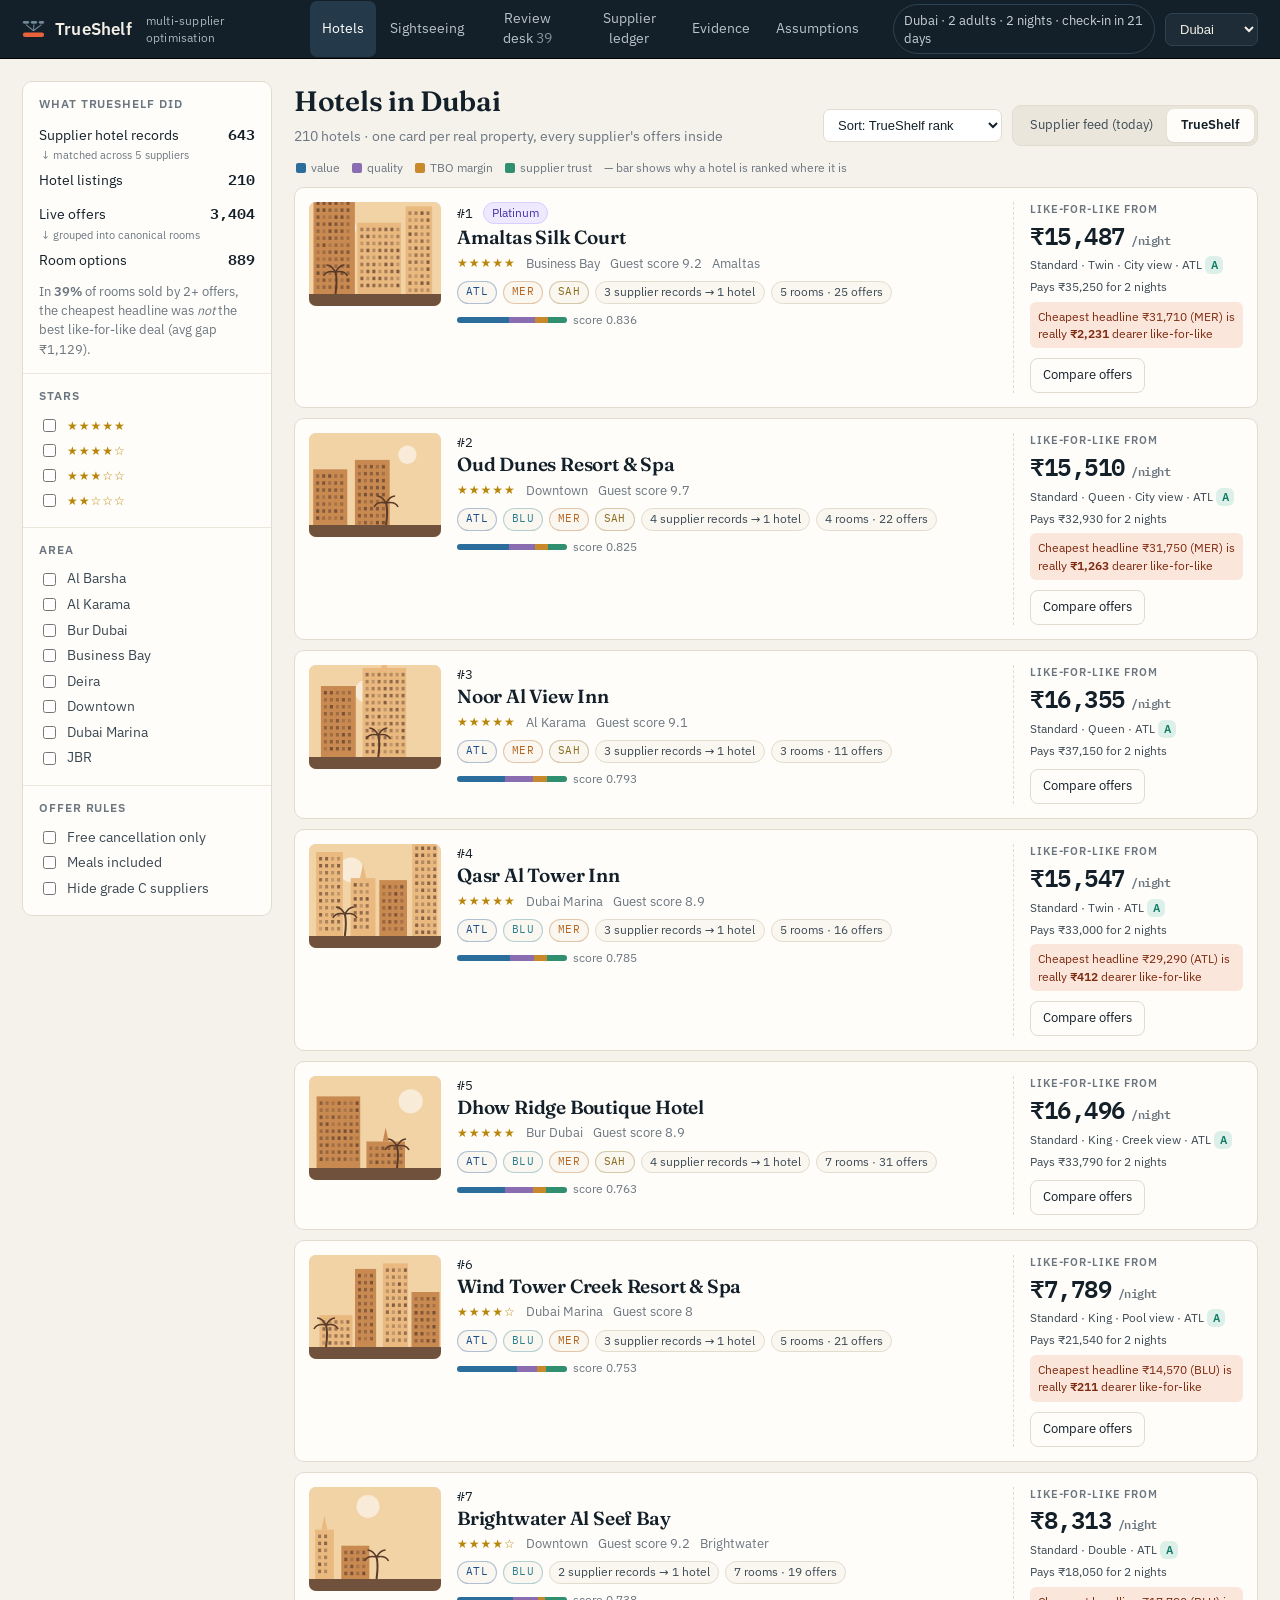
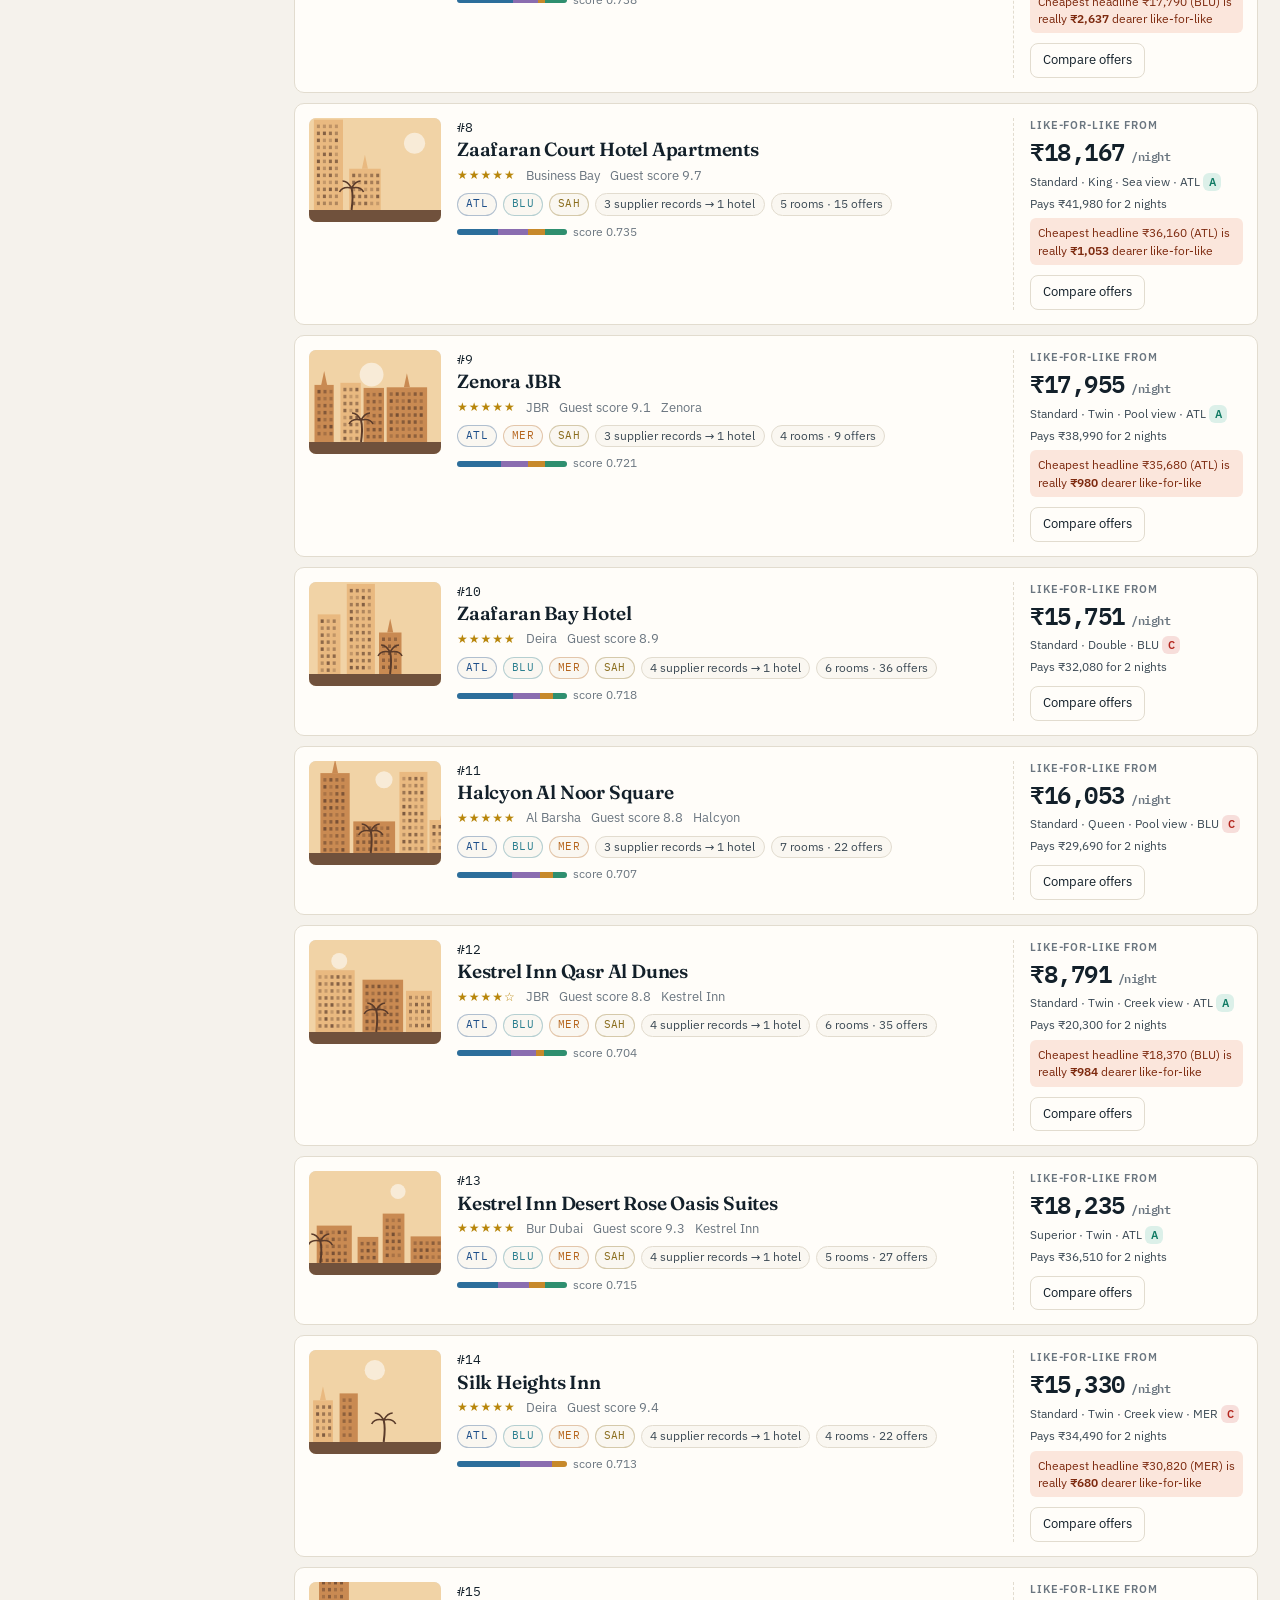
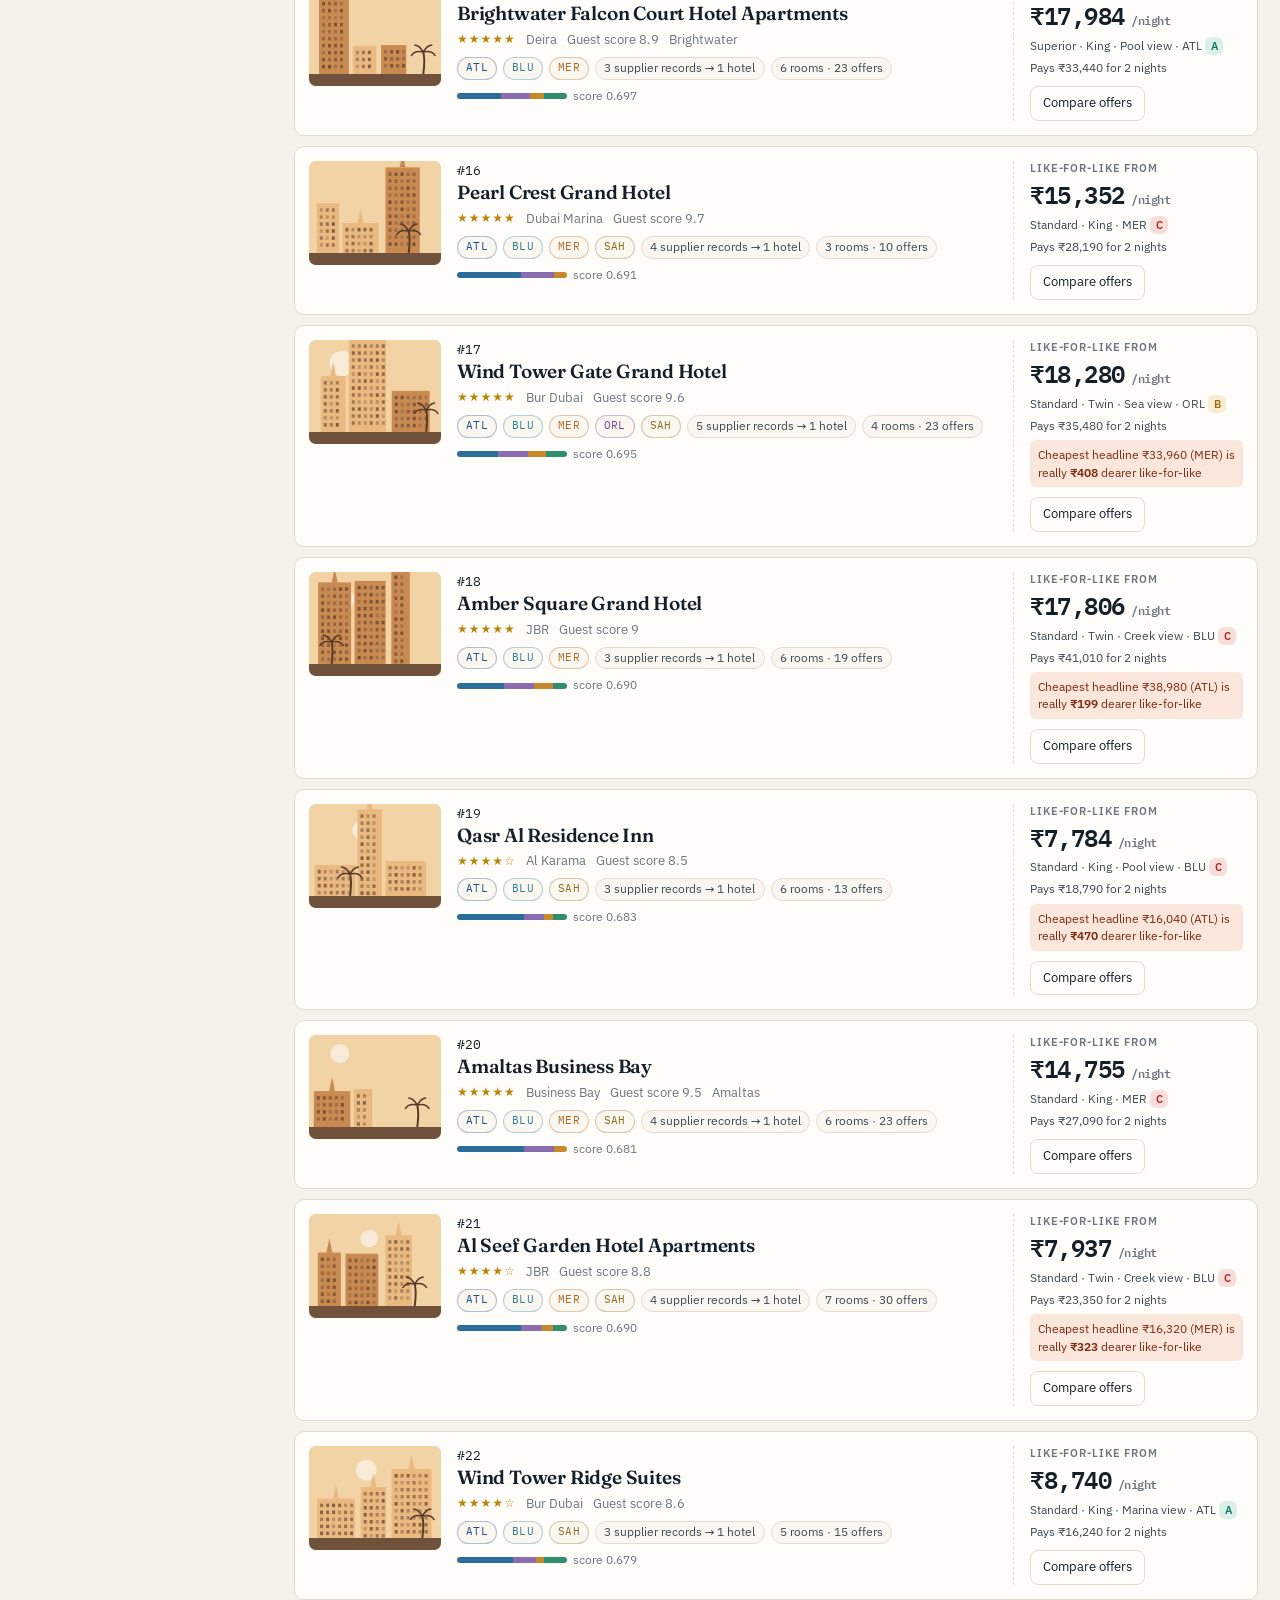
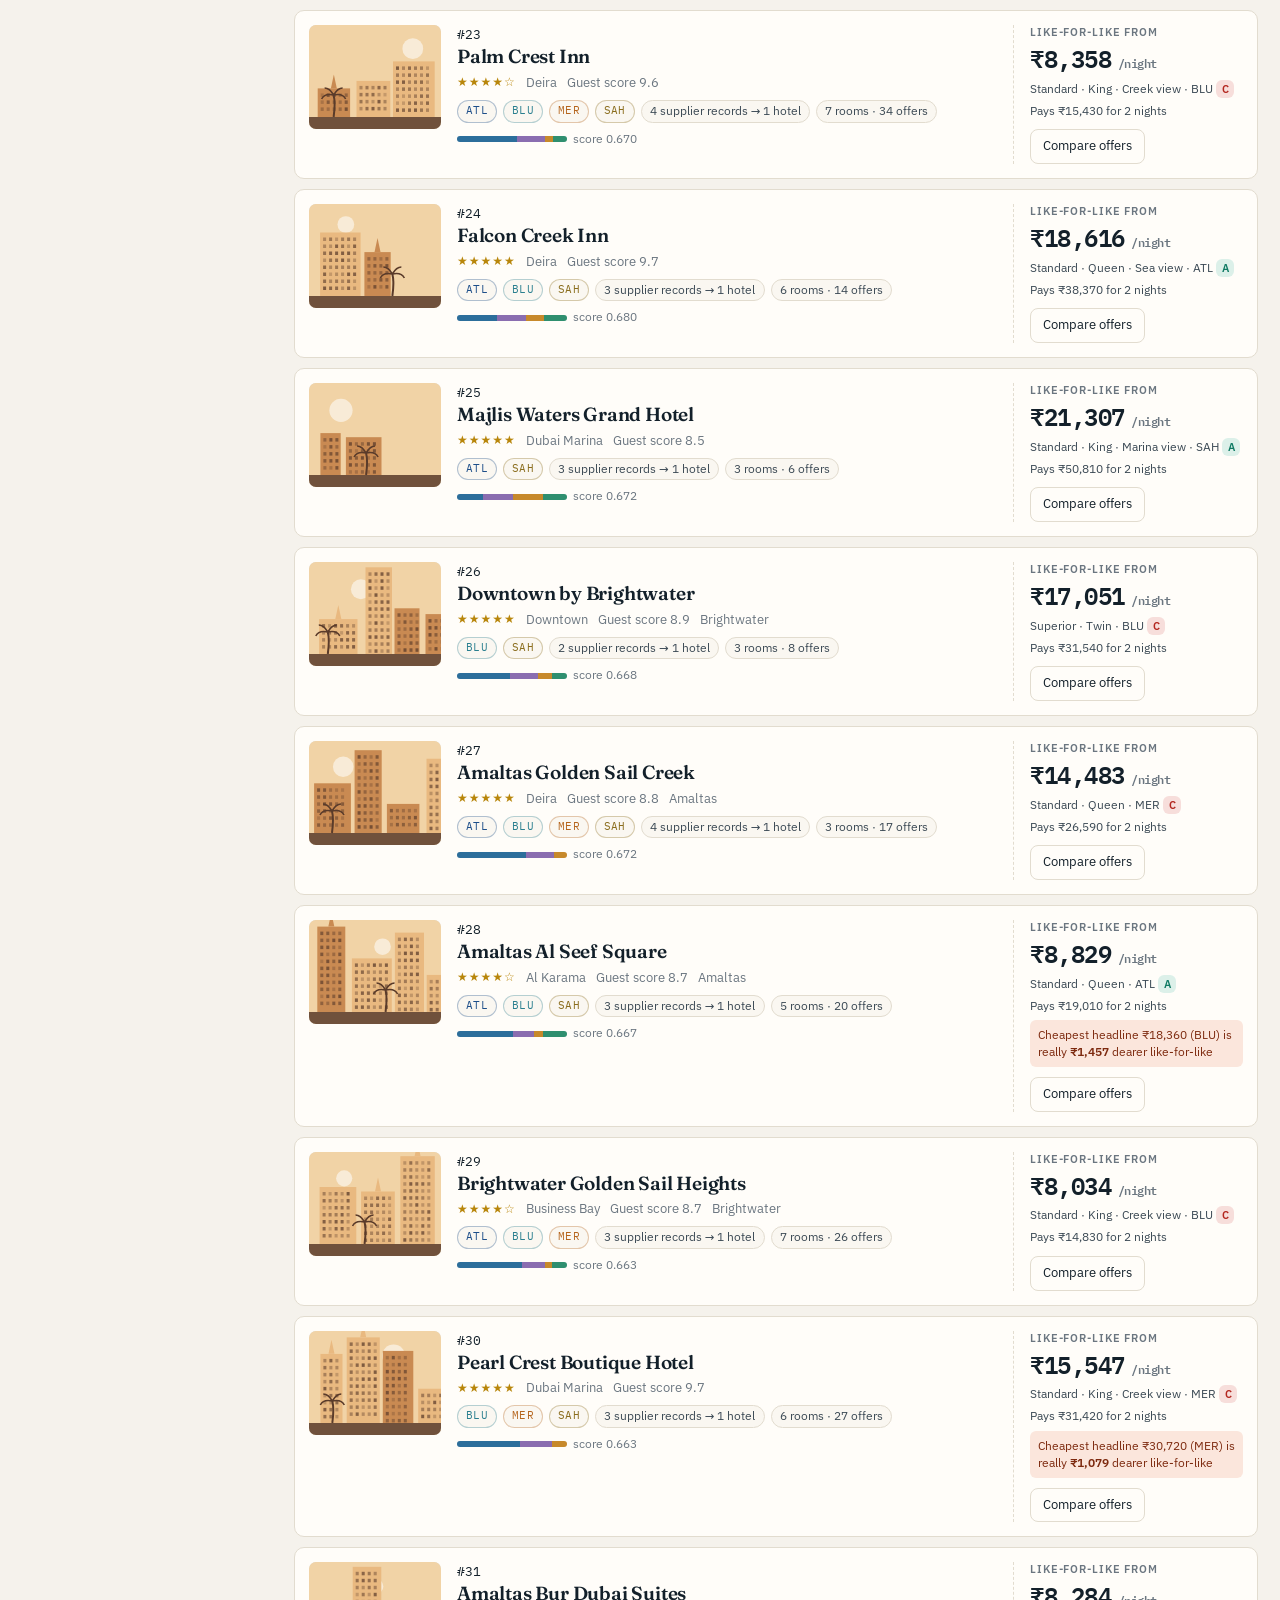
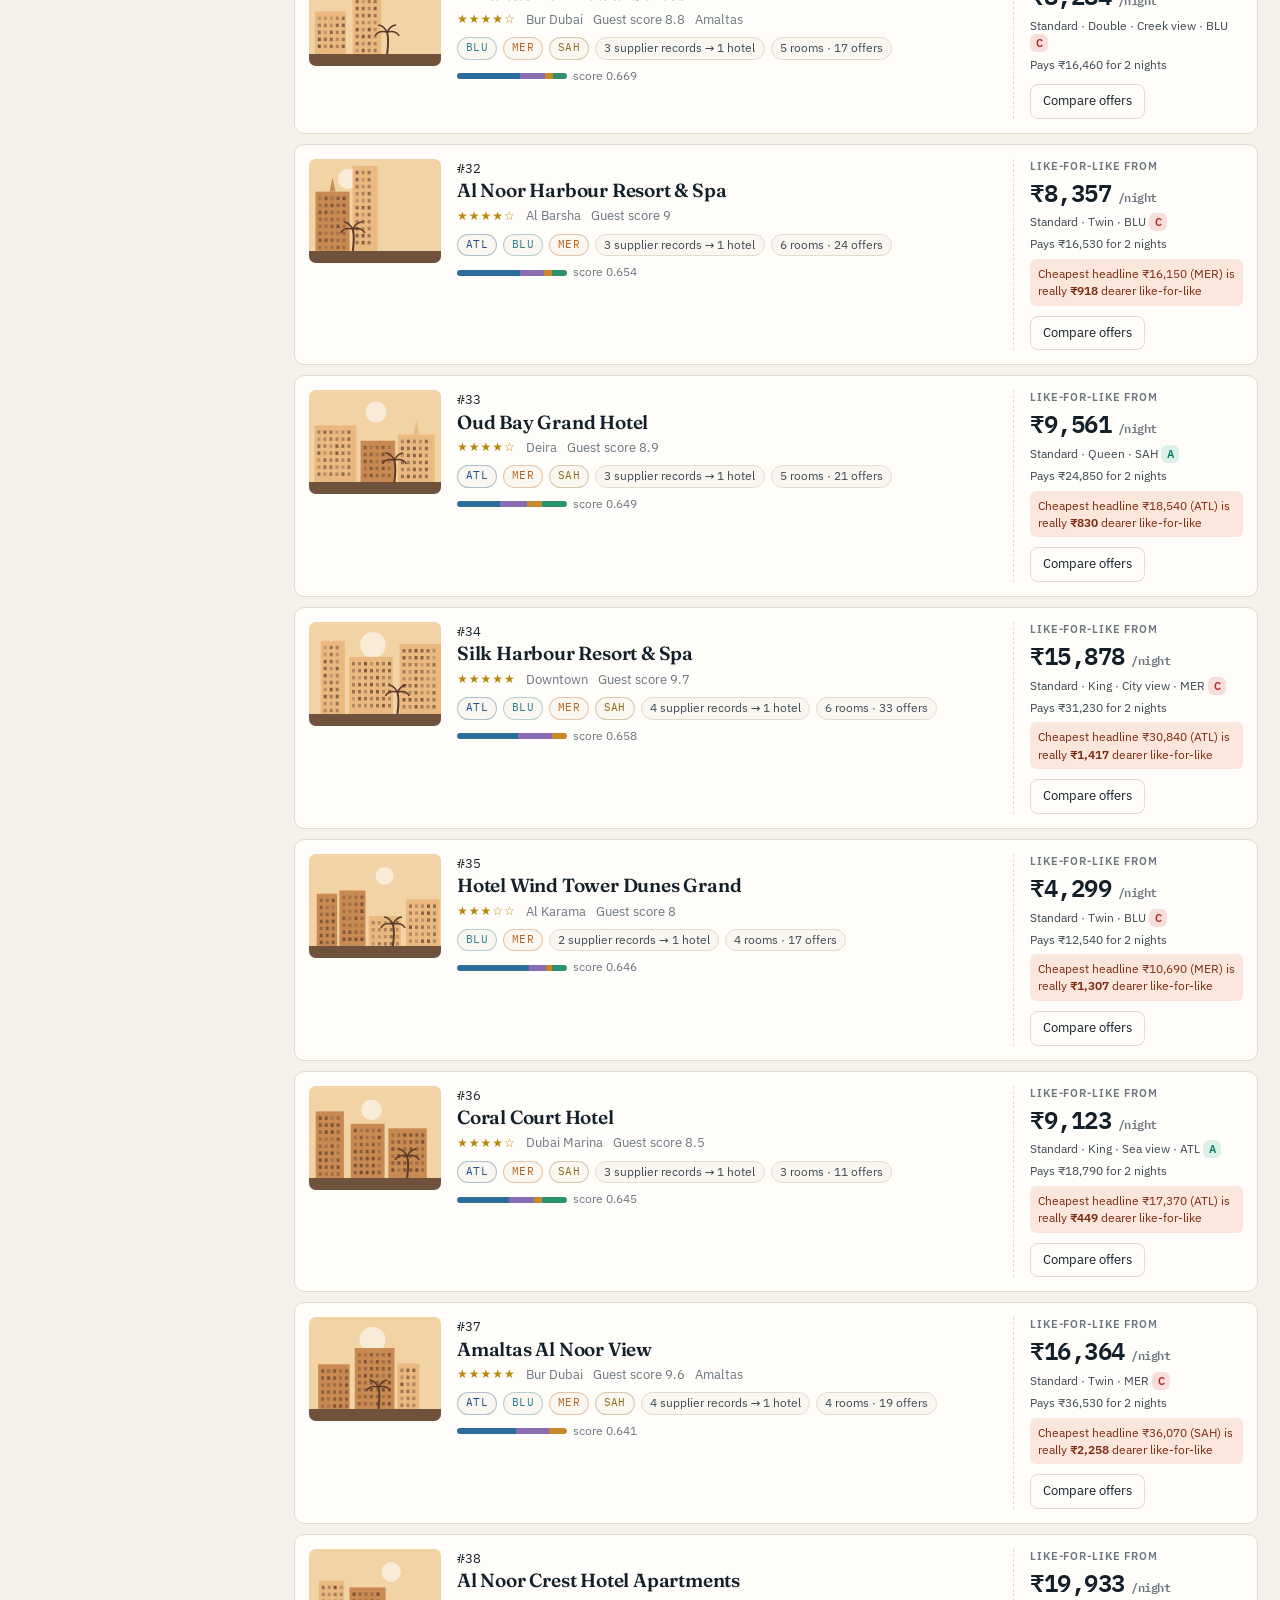
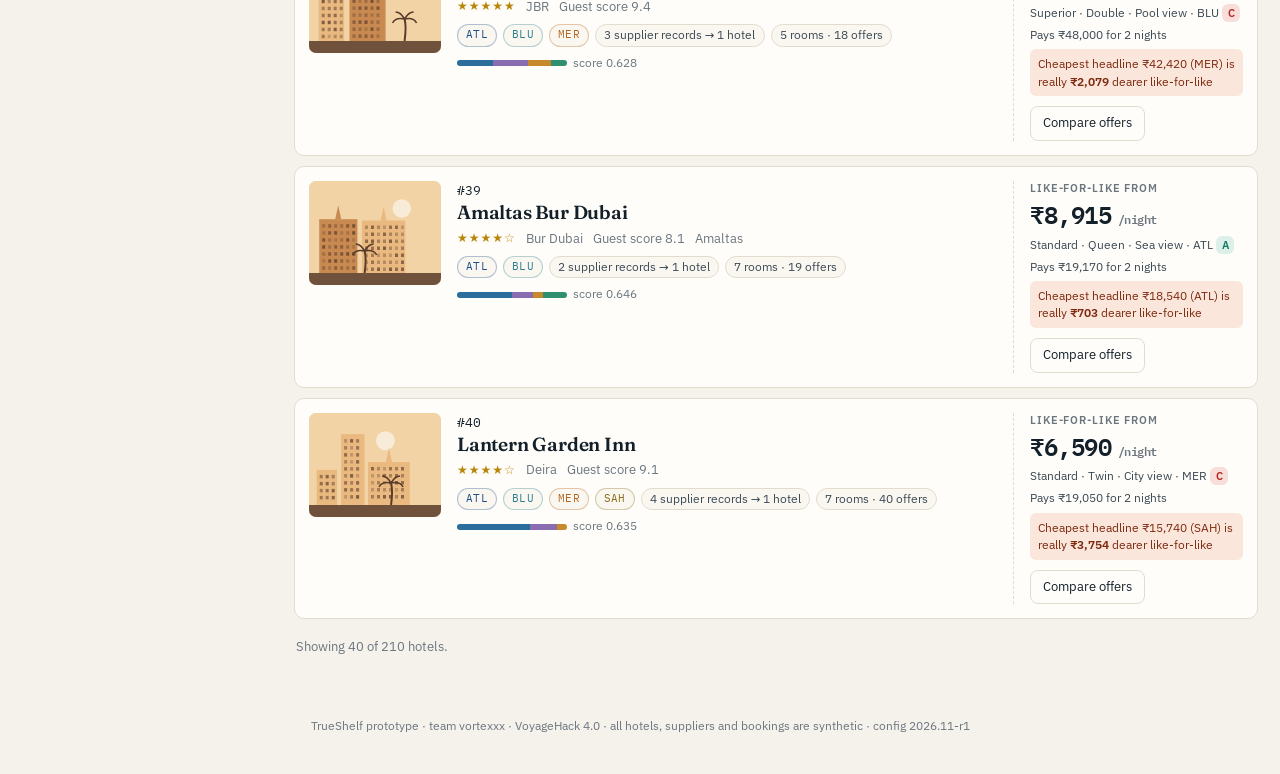
<file: web/index.html>
<!DOCTYPE html>
<html lang="en">
<head>
<meta charset="utf-8">
<meta name="viewport" content="width=device-width,initial-scale=1">
<title>TrueShelf: multi-supplier hotel & sightseeing shelves</title>
<link rel="stylesheet" href="fonts.css">
<link rel="stylesheet" href="styles.css">
</head>
<body>
<header class="top">
  <div class="top-inner">
    <div class="brand">
      <svg width="26" height="22" viewBox="0 0 26 22" aria-hidden="true"><rect x="1" y="2" width="7" height="3" rx="1.5" fill="#6f8796"/><rect x="10" y="2" width="7" height="3" rx="1.5" fill="#6f8796"/><rect x="19" y="2" width="6" height="3" rx="1.5" fill="#6f8796"/><path d="M4.5 6 L13 13 M13.5 6 L13 13 M22 6 L13 13" stroke="#6f8796" stroke-width="1.2" fill="none"/><rect x="1" y="15" width="24" height="5" rx="2.5" fill="#e8633a"/></svg>
      TrueShelf <small>multi-supplier optimisation</small>
    </div>
    <nav class="tabs" id="tabs"></nav>
    <div class="top-right">
      <span class="search-chip" id="searchChip"></span>
      <select class="select" id="citySel" aria-label="City"></select>
    </div>
  </div>
</header>
<main class="wrap" id="app"></main>
<div class="foot">TrueShelf prototype · team vortexxx · VoyageHack 4.0 · all hotels, suppliers and bookings are synthetic · config <span id="cfgv"></span></div>
<script src="data.js"></script>
<script src="app.js"></script>
</body>
</html>
</file>
<file: web/fonts.css>
/* Self-hosted fonts (SIL Open Font License; see LICENSE-*.txt). No third-party requests. */
@font-face{font-family:'IBM Plex Sans';font-style:normal;font-weight:400;font-display:swap;src:url(fonts/ibm-plex-sans-latin-400-normal.woff2) format('woff2');unicode-range:U+0000-00FF, U+0131, U+0152-0153, U+02BB-02BC, U+02C6, U+02DA, U+02DC, U+0304, U+0308, U+0329, U+2000-206F, U+20AC, U+2122, U+2191, U+2193, U+2212, U+2215, U+FEFF, U+FFFD}
@font-face{font-family:'IBM Plex Sans';font-style:normal;font-weight:400;font-display:swap;src:url(fonts/ibm-plex-sans-latin-ext-400-normal.woff2) format('woff2');unicode-range:U+0100-02BA, U+02BD-02C5, U+02C7-02CC, U+02CE-02D7, U+02DD-02FF, U+0304, U+0308, U+0329, U+1D00-1DBF, U+1E00-1E9F, U+1EF2-1EFF, U+2020, U+20A0-20AB, U+20AD-20C0, U+2113, U+2C60-2C7F, U+A720-A7FF}
@font-face{font-family:'IBM Plex Sans';font-style:normal;font-weight:500;font-display:swap;src:url(fonts/ibm-plex-sans-latin-500-normal.woff2) format('woff2');unicode-range:U+0000-00FF, U+0131, U+0152-0153, U+02BB-02BC, U+02C6, U+02DA, U+02DC, U+0304, U+0308, U+0329, U+2000-206F, U+20AC, U+2122, U+2191, U+2193, U+2212, U+2215, U+FEFF, U+FFFD}
@font-face{font-family:'IBM Plex Sans';font-style:normal;font-weight:500;font-display:swap;src:url(fonts/ibm-plex-sans-latin-ext-500-normal.woff2) format('woff2');unicode-range:U+0100-02BA, U+02BD-02C5, U+02C7-02CC, U+02CE-02D7, U+02DD-02FF, U+0304, U+0308, U+0329, U+1D00-1DBF, U+1E00-1E9F, U+1EF2-1EFF, U+2020, U+20A0-20AB, U+20AD-20C0, U+2113, U+2C60-2C7F, U+A720-A7FF}
@font-face{font-family:'IBM Plex Sans';font-style:normal;font-weight:600;font-display:swap;src:url(fonts/ibm-plex-sans-latin-600-normal.woff2) format('woff2');unicode-range:U+0000-00FF, U+0131, U+0152-0153, U+02BB-02BC, U+02C6, U+02DA, U+02DC, U+0304, U+0308, U+0329, U+2000-206F, U+20AC, U+2122, U+2191, U+2193, U+2212, U+2215, U+FEFF, U+FFFD}
@font-face{font-family:'IBM Plex Sans';font-style:normal;font-weight:600;font-display:swap;src:url(fonts/ibm-plex-sans-latin-ext-600-normal.woff2) format('woff2');unicode-range:U+0100-02BA, U+02BD-02C5, U+02C7-02CC, U+02CE-02D7, U+02DD-02FF, U+0304, U+0308, U+0329, U+1D00-1DBF, U+1E00-1E9F, U+1EF2-1EFF, U+2020, U+20A0-20AB, U+20AD-20C0, U+2113, U+2C60-2C7F, U+A720-A7FF}
@font-face{font-family:'IBM Plex Mono';font-style:normal;font-weight:400;font-display:swap;src:url(fonts/ibm-plex-mono-latin-400-normal.woff2) format('woff2');unicode-range:U+0000-00FF, U+0131, U+0152-0153, U+02BB-02BC, U+02C6, U+02DA, U+02DC, U+0304, U+0308, U+0329, U+2000-206F, U+20AC, U+2122, U+2191, U+2193, U+2212, U+2215, U+FEFF, U+FFFD}
@font-face{font-family:'IBM Plex Mono';font-style:normal;font-weight:400;font-display:swap;src:url(fonts/ibm-plex-mono-latin-ext-400-normal.woff2) format('woff2');unicode-range:U+0100-02BA, U+02BD-02C5, U+02C7-02CC, U+02CE-02D7, U+02DD-02FF, U+0304, U+0308, U+0329, U+1D00-1DBF, U+1E00-1E9F, U+1EF2-1EFF, U+2020, U+20A0-20AB, U+20AD-20C0, U+2113, U+2C60-2C7F, U+A720-A7FF}
@font-face{font-family:'IBM Plex Mono';font-style:normal;font-weight:600;font-display:swap;src:url(fonts/ibm-plex-mono-latin-600-normal.woff2) format('woff2');unicode-range:U+0000-00FF, U+0131, U+0152-0153, U+02BB-02BC, U+02C6, U+02DA, U+02DC, U+0304, U+0308, U+0329, U+2000-206F, U+20AC, U+2122, U+2191, U+2193, U+2212, U+2215, U+FEFF, U+FFFD}
@font-face{font-family:'IBM Plex Mono';font-style:normal;font-weight:600;font-display:swap;src:url(fonts/ibm-plex-mono-latin-ext-600-normal.woff2) format('woff2');unicode-range:U+0100-02BA, U+02BD-02C5, U+02C7-02CC, U+02CE-02D7, U+02DD-02FF, U+0304, U+0308, U+0329, U+1D00-1DBF, U+1E00-1E9F, U+1EF2-1EFF, U+2020, U+20A0-20AB, U+20AD-20C0, U+2113, U+2C60-2C7F, U+A720-A7FF}
@font-face{font-family:'Fraunces';font-style:normal;font-weight:500;font-display:swap;src:url(fonts/fraunces-latin-500-normal.woff2) format('woff2');unicode-range:U+0000-00FF, U+0131, U+0152-0153, U+02BB-02BC, U+02C6, U+02DA, U+02DC, U+0304, U+0308, U+0329, U+2000-206F, U+20AC, U+2122, U+2191, U+2193, U+2212, U+2215, U+FEFF, U+FFFD}
@font-face{font-family:'Fraunces';font-style:normal;font-weight:500;font-display:swap;src:url(fonts/fraunces-latin-ext-500-normal.woff2) format('woff2');unicode-range:U+0100-02BA, U+02BD-02C5, U+02C7-02CC, U+02CE-02D7, U+02DD-02FF, U+0304, U+0308, U+0329, U+1D00-1DBF, U+1E00-1E9F, U+1EF2-1EFF, U+2020, U+20A0-20AB, U+20AD-20C0, U+2113, U+2C60-2C7F, U+A720-A7FF}
@font-face{font-family:'Fraunces';font-style:normal;font-weight:600;font-display:swap;src:url(fonts/fraunces-latin-600-normal.woff2) format('woff2');unicode-range:U+0000-00FF, U+0131, U+0152-0153, U+02BB-02BC, U+02C6, U+02DA, U+02DC, U+0304, U+0308, U+0329, U+2000-206F, U+20AC, U+2122, U+2191, U+2193, U+2212, U+2215, U+FEFF, U+FFFD}
@font-face{font-family:'Fraunces';font-style:normal;font-weight:600;font-display:swap;src:url(fonts/fraunces-latin-ext-600-normal.woff2) format('woff2');unicode-range:U+0100-02BA, U+02BD-02C5, U+02C7-02CC, U+02CE-02D7, U+02DD-02FF, U+0304, U+0308, U+0329, U+1D00-1DBF, U+1E00-1E9F, U+1EF2-1EFF, U+2020, U+20A0-20AB, U+20AD-20C0, U+2113, U+2C60-2C7F, U+A720-A7FF}
</file>
<file: web/styles.css>
:root{
  --ink:#13202a; --ink-2:#3b4954; --ink-3:#6b7680; --paper:#f5f2ec; --card:#fffdf9; --line:#e2dccf; --line-2:#ece7dc;
  --accent:#d9481c; --accent-soft:#fbe6dc; --good:#0f7a63; --good-soft:#dcf0e9; --warn:#a86a10; --warn-soft:#f8ecd2;
  --bad:#b3261e; --bad-soft:#f7dedb; --blue:#1d4e89; --blue-soft:#e1ebf6;
  --serif:"Fraunces","Iowan Old Style","Georgia",serif; --sans:"IBM Plex Sans",system-ui,-apple-system,"Segoe UI",sans-serif;
  --mono:"IBM Plex Mono",ui-monospace,"SFMono-Regular",Menlo,monospace;
  --r:10px;
}
*{box-sizing:border-box}
html,body{margin:0;background:var(--paper);color:var(--ink);font-family:var(--sans);font-size:14px;line-height:1.45;-webkit-font-smoothing:antialiased}
button{font:inherit;color:inherit;cursor:pointer}
.mono{font-family:var(--mono);font-feature-settings:"tnum"}
.num{font-variant-numeric:tabular-nums}
a{color:var(--blue)}

/* ---------- top bar */
.top{position:sticky;top:0;z-index:30;background:var(--ink);color:#f3efe6;border-bottom:1px solid #000}
.top-inner{display:flex;align-items:center;gap:22px;padding:0 22px;height:58px}
.brand{display:flex;align-items:center;gap:10px;font-weight:600;letter-spacing:.2px;font-size:17px}
.brand svg{display:block}
.brand small{font-weight:400;color:#a9b3ba;font-size:12px;margin-left:4px}
.tabs{display:flex;gap:2px;margin-left:8px}
.tab{background:none;border:0;color:#b9c2c8;padding:8px 12px;border-radius:7px;font-size:13.5px}
.tab:hover{color:#fff;background:#1f2f3b}
.tab.on{color:#fff;background:#24394a}
.top-right{margin-left:auto;display:flex;gap:10px;align-items:center}
.select{background:#1d2c37;border:1px solid #2e4252;color:#f3efe6;border-radius:7px;padding:7px 10px;font-size:13px}
.search-chip{font-size:12.5px;color:#c9d1d6;border:1px solid #2e4252;padding:6px 10px;border-radius:999px}

/* ---------- layout */
.wrap{max-width:1360px;margin:0 auto;padding:22px}
.grid-hotels{display:grid;grid-template-columns:250px 1fr;gap:22px;align-items:start}
.panel{background:var(--card);border:1px solid var(--line);border-radius:var(--r)}
.rail{position:sticky;top:80px}
.rail .sec{padding:14px 16px;border-bottom:1px solid var(--line-2)}
.rail .sec:last-child{border-bottom:0}
.rail h4{margin:0 0 8px;font-size:11.5px;letter-spacing:.08em;text-transform:uppercase;color:var(--ink-3);font-weight:600}
.check{display:flex;align-items:center;gap:8px;padding:3px 0;font-size:13.5px;color:var(--ink-2)}
.check input{accent-color:var(--ink)}
.funnel .row{display:flex;justify-content:space-between;align-items:baseline;padding:3px 0}
.funnel .big{font-family:var(--mono);font-size:15px;font-weight:600}
.funnel .arrow{color:var(--ink-3);font-size:11px;padding:0 0 2px 2px}

/* ---------- mode switch */
.headrow{display:flex;align-items:flex-end;justify-content:space-between;gap:18px;margin-bottom:14px}
.headrow h1{font-family:var(--serif);font-weight:600;font-size:28px;margin:0;letter-spacing:-.3px}
.headrow p{margin:4px 0 0;color:var(--ink-3)}
.seg{display:inline-flex;background:#ebe6db;border-radius:9px;padding:3px;border:1px solid var(--line)}
.seg button{border:0;background:none;padding:7px 14px;border-radius:7px;font-size:13px;color:var(--ink-2)}
.seg button.on{background:var(--card);color:var(--ink);box-shadow:0 1px 2px rgba(0,0,0,.08);font-weight:600}
.banner{display:flex;gap:12px;align-items:center;padding:10px 14px;border-radius:9px;margin-bottom:12px;font-size:13.5px}
.banner.warn{background:var(--warn-soft);color:#6b4507;border:1px solid #efd9a8}
.banner.good{background:var(--good-soft);color:#0a5444;border:1px solid #b9e0d3}

/* ---------- shelf card */
.card{display:grid;grid-template-columns:132px 1fr 230px;gap:16px;padding:14px;margin-bottom:10px;background:var(--card);border:1px solid var(--line);border-radius:var(--r);transition:border-color .15s, box-shadow .15s}
.card:hover{border-color:#cfc6b4;box-shadow:0 2px 10px rgba(19,32,42,.05)}
.card.open{border-color:var(--ink)}
.facade{width:132px;height:104px;border-radius:7px;overflow:hidden;background:#ddd}
.card h3{font-family:var(--serif);font-size:19px;margin:0 0 2px;font-weight:600;letter-spacing:-.2px}
.meta{color:var(--ink-3);font-size:12.5px;display:flex;gap:10px;flex-wrap:wrap;align-items:center}
.stars{color:#b8860b;letter-spacing:1px;font-size:12px}
.chips{display:flex;flex-wrap:wrap;gap:6px;margin-top:9px}
.chip{font-size:11.5px;border:1px solid var(--line);background:#faf7f1;color:var(--ink-2);padding:2px 8px;border-radius:999px;white-space:nowrap}
.chip.sup{font-family:var(--mono);font-size:10.5px;letter-spacing:.03em}
.chip.plat{background:#efe9ff;border-color:#d8ceff;color:#4a35a8}
.chip.good{background:var(--good-soft);border-color:#b9e0d3;color:#0a5444}
.chip.warn{background:var(--warn-soft);border-color:#efd9a8;color:#6b4507}
.chip.bad{background:var(--bad-soft);border-color:#f0c2bd;color:#8a1c16}
.chip.blue{background:var(--blue-soft);border-color:#c5d7ec;color:#163d6b}
.pricebox{border-left:1px dashed var(--line);padding-left:16px;display:flex;flex-direction:column;justify-content:space-between}
.pricebox .lbl{font-size:11px;text-transform:uppercase;letter-spacing:.08em;color:var(--ink-3);font-weight:600}
.pricebox .l4l{font-family:var(--mono);font-size:24px;font-weight:600;letter-spacing:-.5px}
.pricebox .per{font-size:12px;color:var(--ink-3)}
.pricebox .head{font-size:12px;color:var(--ink-2);margin-top:4px}
.trap{font-size:12px;margin-top:6px;padding:6px 8px;border-radius:6px;background:var(--accent-soft);color:#7d2a0f}
.btn{border:1px solid var(--ink);background:var(--ink);color:#fff;border-radius:8px;padding:7px 12px;font-size:13px}
.btn.ghost{background:transparent;color:var(--ink);border-color:var(--line)}
.btn.ghost:hover{border-color:var(--ink)}
.btn.good{background:var(--good);border-color:var(--good)}
.btn.bad{background:var(--bad);border-color:var(--bad)}
.rankwhy{font-size:11.5px;color:var(--ink-3);margin-top:8px;display:flex;gap:6px;align-items:center}
.stack{display:flex;height:6px;width:110px;border-radius:3px;overflow:hidden;background:#eee}
.stack i{display:block;height:100%}

/* ---------- detail */
.detail{grid-column:1/-1;border-top:1px solid var(--line-2);margin-top:4px;padding-top:12px}
.dtabs{display:flex;gap:4px;margin-bottom:10px}
.dtabs button{border:1px solid var(--line);background:#faf7f1;border-radius:7px;padding:5px 10px;font-size:12.5px}
.dtabs button.on{background:var(--ink);color:#fff;border-color:var(--ink)}
.room{border:1px solid var(--line-2);border-radius:8px;margin-bottom:10px;overflow:hidden}
.room-h{display:flex;justify-content:space-between;align-items:center;background:#f8f5ee;padding:8px 12px;font-weight:600}
.room-h .sub{font-weight:400;color:var(--ink-3);font-size:12px;margin-left:8px}
table.t{width:100%;border-collapse:collapse;font-size:12.5px}
table.t th{text-align:left;font-weight:600;color:var(--ink-3);font-size:11px;text-transform:uppercase;letter-spacing:.06em;padding:7px 10px;border-bottom:1px solid var(--line-2);background:#fcfaf6}
table.t td{padding:7px 10px;border-bottom:1px solid var(--line-2);vertical-align:middle}
table.t tr:last-child td{border-bottom:0}
table.t tr.sel td{background:#fff4ee}
table.t tr.clickable{cursor:pointer}
table.t tr.clickable:hover td{background:#fbf8f2}
.raw{font-family:var(--mono);font-size:11.5px;color:var(--ink-2)}
.best-tag{font-size:10.5px;font-weight:700;color:var(--good);letter-spacing:.06em;text-transform:uppercase}
.r{text-align:right}
.waterfall{display:grid;grid-template-columns:1fr 330px;gap:18px;padding:12px;background:#fcfaf6;border-top:1px solid var(--line-2)}
.wf-row{display:grid;grid-template-columns:150px 1fr 86px;gap:10px;align-items:center;font-size:12.5px;padding:3px 0}
.wf-bar{height:14px;position:relative}
.wf-bar span{position:absolute;top:0;height:14px;border-radius:3px}
.wf-note{font-size:12px;color:var(--ink-2);line-height:1.5}

/* ---------- raw feed */
.rawcard{display:grid;grid-template-columns:8px 1fr 160px;gap:12px;align-items:center;background:var(--card);border:1px solid var(--line);border-radius:9px;padding:10px 12px 10px 0;margin-bottom:7px;overflow:hidden}
.rawcard .stripe{height:100%;min-height:44px}
.rawcard .n{font-weight:600}
.rawcard .s{font-size:12px;color:var(--ink-3)}
.dupbadge{font-size:11px;color:#8a1c16;background:var(--bad-soft);border-radius:999px;padding:1px 7px;margin-left:6px}

/* ---------- review desk */
.rv-grid{display:grid;grid-template-columns:330px 1fr;gap:18px;align-items:start}
.queue .qi{display:block;width:100%;text-align:left;border:0;border-bottom:1px solid var(--line-2);background:none;padding:10px 14px}
.queue .qi:hover{background:#faf7f1}
.queue .qi.on{background:#f1ece2}
.queue .qi .nm{font-weight:600;font-size:13px}
.queue .qi .sb{font-size:11.5px;color:var(--ink-3);display:flex;justify-content:space-between;margin-top:2px}
.pbar{height:4px;background:#ece7dc;border-radius:2px;margin-top:6px;position:relative}
.pbar i{position:absolute;left:0;top:0;bottom:0;border-radius:2px;background:var(--warn)}
.cmp{display:grid;grid-template-columns:120px 1fr 1fr;border:1px solid var(--line);border-radius:9px;overflow:hidden}
.cmp > div{padding:9px 12px;border-bottom:1px solid var(--line-2);font-size:13px}
.cmp .k{color:var(--ink-3);font-size:11.5px;text-transform:uppercase;letter-spacing:.06em;font-weight:600;background:#fcfaf6}
.cmp .diff{background:#fff6ea}
.why .w{display:grid;grid-template-columns:230px 1fr 50px;gap:10px;align-items:center;font-size:12.5px;padding:3px 0}
.why .axis{position:relative;height:12px;background:linear-gradient(90deg,transparent 49.6%,#cfc6b4 49.6%,#cfc6b4 50.4%,transparent 50.4%)}
.why .axis i{position:absolute;top:1px;height:10px;border-radius:2px}
.verdict{padding:10px 12px;border-radius:8px;margin-top:12px;font-size:13px}

/* ---------- generic */
.kpis{display:grid;grid-template-columns:repeat(4,1fr);gap:12px;margin-bottom:16px}
.kpi{background:var(--card);border:1px solid var(--line);border-radius:var(--r);padding:14px 16px}
.kpi .v{font-family:var(--mono);font-size:26px;font-weight:600;letter-spacing:-.5px}
.kpi .l{font-size:12px;color:var(--ink-3);margin-top:2px}
.kpi .d{font-size:12px;margin-top:6px}
.h2{font-family:var(--serif);font-size:21px;font-weight:600;margin:20px 0 10px;letter-spacing:-.2px}
.note{font-size:12.5px;color:var(--ink-3);line-height:1.55}
.two{display:grid;grid-template-columns:1fr 1fr;gap:16px}
.ci{position:relative;height:10px;width:140px;background:#f0ebe1;border-radius:5px}
.ci i{position:absolute;top:2px;height:6px;border-radius:3px;background:#9aa8b3}
.ci b{position:absolute;top:0;width:2px;height:10px;background:var(--ink)}
.grade{display:inline-block;width:22px;height:22px;border-radius:6px;text-align:center;line-height:22px;font-weight:700;font-size:12px}
.grade.A{background:var(--good-soft);color:var(--good)} .grade.B{background:var(--warn-soft);color:var(--warn)} .grade.C{background:var(--bad-soft);color:var(--bad)}
.slider{display:grid;grid-template-columns:1fr 90px;gap:10px;align-items:center;padding:6px 0}
.slider input{width:100%;accent-color:var(--accent)}
.slider label{font-size:13px}
.slider .val{font-family:var(--mono);font-size:12.5px;text-align:right}
.matrix td.yes{color:var(--good);font-weight:600}
.matrix td.no{color:#b6aea0}
.empty{padding:40px;text-align:center;color:var(--ink-3)}
.foot{color:var(--ink-3);font-size:12px;text-align:center;padding:30px 0 40px}
.legend{display:flex;gap:12px;font-size:11.5px;color:var(--ink-3);flex-wrap:wrap}
.legend span{display:inline-flex;align-items:center;gap:5px}
.legend i{width:10px;height:10px;border-radius:2px;display:inline-block}
.hidden{display:none!important}
@media (max-width:1000px){.grid-hotels,.rv-grid,.two{grid-template-columns:1fr}.rail{position:static}.card{grid-template-columns:1fr}.pricebox{border-left:0;padding-left:0}.kpis{grid-template-columns:1fr 1fr}.tabs{overflow:auto}}
</file>
